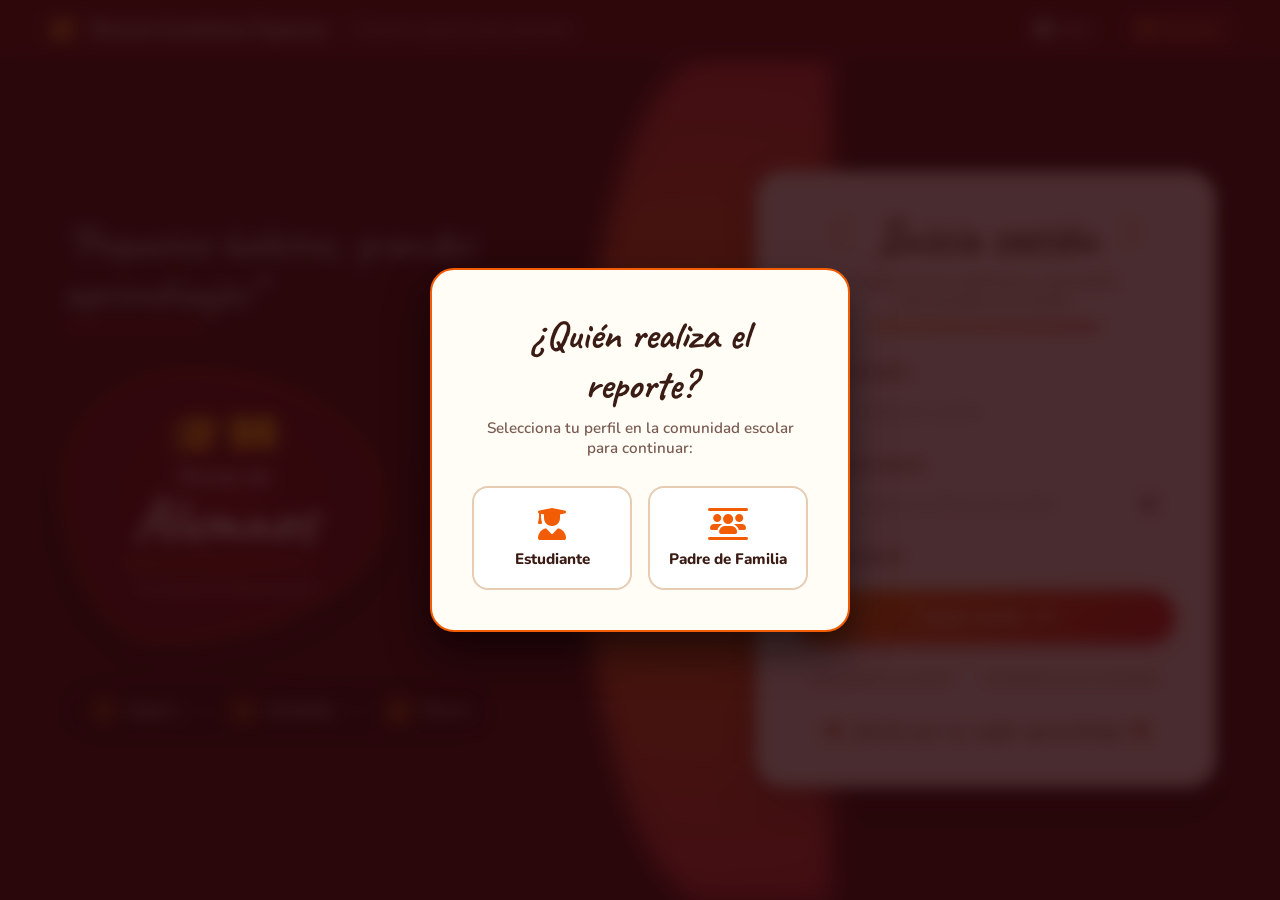
<file: estudiante_padre.html>
<!DOCTYPE html>
<html lang="es">
<head>
    <meta charset="UTF-8">
    <meta name="viewport" content="width=device-width, initial-scale=1.0">
    <title>Portal de Acceso - Entornos seguros para aprender</title>
    <link href="https://fonts.googleapis.com/css2?family=Caveat:wght@600;700&family=Nunito:wght@400;600;700;800&display=swap" rel="stylesheet">
    <link rel="stylesheet" href="https://cdnjs.cloudflare.com/ajax/libs/font-awesome/6.4.0/css/all.min.css">
    <link rel="stylesheet" href="styles2.css">
</head>
<body>

    <div id="roleModal" class="modal-overlay">
        <div class="modal-card">
            <h2>¿Quién realiza el reporte?</h2>
            <p>Selecciona tu perfil en la comunidad escolar para continuar:</p>
            <div class="role-options">
                <button type="button" class="role-btn" onclick="selectRole('estudiante')">
                    <i class="fa-solid fa-user-graduate"></i>
                    <span>Estudiante</span>
                </button>
                <button type="button" class="role-btn" onclick="selectRole('padre')">
                    <i class="fa-solid fa-users-between-lines"></i>
                    <span>Padre de Familia</span>
                </button>
            </div>
        </div>
    </div>

    <header class="top-bar">
        <div class="brand">
            <i class="fa-solid fa-graduation-cap brand-icon"></i>
            <span class="brand-title">Rosario Castellano Figueroa</span>
            <span class="divider">|</span>
            <span class="brand-subtitle">Entornos seguros para aprender</span>
        </div>
        <nav class="nav-menu">
            <a href="index.html" class="nav-item"><i class="fa-solid fa-house"></i> Inicio</a>
            <a href="#" class="nav-item active"><i class="fa-solid fa-shield-halved"></i> Reportes</a>
        </nav>
    </header>

    <main class="main-container">
        
        <div class="left-section">
            <div class="quote-container">
                <p class="quote-text">“Pequeños hábitos, grandes aprendizajes”</p>
                <div class="quote-underline"></div>
            </div>

            <div class="portal-badge">
                <div class="badge-icon">
                    <i class="fa-solid fa-graduation-cap cap-icon"></i>
                    <i class="fa-solid fa-book-open book-icon"></i>
                </div>
                <h2 class="badge-sub">Portal de</h2>
                <h1 class="badge-title" id="badgeRoleTitle">Alumnos</h1>
                <div class="badge-line"></div>
                <p class="badge-footer">Tu acceso al conocimiento</p>
            </div>

            <div class="bottom-features">
                <div class="feature-box">
                    <div class="feature-icon"><i class="fa-solid fa-shield-halved"></i></div>
                    <span>Seguro</span>
                </div>
                <div class="feature-divider"></div>
                <div class="feature-box">
                    <div class="feature-icon"><i class="fa-solid fa-bullseye"></i></div>
                    <span>Confiable</span>
                </div>
                <div class="feature-divider"></div>
                <div class="feature-box">
                    <div class="feature-icon"><i class="fa-solid fa-user-group"></i></div>
                    <span>Para ti</span>
                </div>
            </div>
        </div>

        <div class="wave-shape"></div>

        <div class="right-section">
            
            <div id="loginCard" class="login-card">
                <div class="card-header">
                    <span class="sunburst left-burst"></span>
                    <h2>Inicia sesión</h2>
                    <span class="sunburst right-burst"></span>
                    <p class="card-subtitle">Ingresa con tu matrícula y contraseña<br>para acceder a tu cuenta.</p>
                    <div class="header-underline"></div>
                </div>

                <form id="loginForm">
                    <div class="form-group">
                        <label>Nombre Usuario</label>
                        <div class="input-container">
                            <div class="input-icon-box"><i class="fa-regular fa-user"></i></div>
                            <input type="text" id="userInput" placeholder="Ingresa tu usuario" required>
                        </div>
                    </div>

                    <div class="form-group">
                        <label>Número de control</label>
                        <div class="input-container">
                            <div class="input-icon-box"><i class="fa-solid fa-lock"></i></div>
                            <input type="password" id="password" placeholder="Ingresa tu Número de control" required>
                            <i class="fa-regular fa-eye toggle-password" id="togglePassword"></i>
                        </div>
                    </div>

                    <div class="form-options">
                        <label class="custom-checkbox">
                            <input type="checkbox" checked>
                            <span class="checkmark"><i class="fa-solid fa-check"></i></span>
                            Recordarme
                        </label>
                    </div>

                    <button type="submit" class="submit-btn">
                        <span>Iniciar sesión</span>
                        <i class="fa-solid fa-arrow-right"></i>
                    </button>

                    <div class="divider-text">
                        <span>¿No tienes una cuenta?</span>
                        <span>Contáctate con tu orientador</span>
                    </div>

                    <div class="footer-quote">
                        <span class="leaf-icon left-leaf">🍂</span>
                        Juntos por un mejor aprendizaje
                        <span class="leaf-icon right-leaf">🍂</span>
                    </div>
                </form>
            </div>

            <div id="reportCard" class="login-card" style="display: none;">
                <div class="card-header">
                    <span class="sunburst left-burst"></span>
                    <h2>Registro de Reporte</h2>
                    <span class="sunburst right-burst"></span>
                    <p class="card-subtitle">Ingresa la información detallada<br>para registrar el riesgo en la plataforma.</p>
                    <div class="header-underline"></div>
                </div>

                <!-- FORMULARIO CONECTADO A TU NUEVO ENDPOINT DE FORMSPREE -->
                <form id="reportForm" action="https://formspree.io/f/mjyyyzon" method="POST">
                    
                    <input type="hidden" name="Folio" id="folioFormspree">

                    <div class="form-group">
                        <label>Lugar del Riesgo</label>
                        <div class="input-container">
                            <div class="input-icon-box"><i class="fa-solid fa-location-dot"></i></div>
                            <input type="text" id="lugar" name="Lugar del Riesgo" placeholder="Ej. Escaleras principales" required>
                        </div>
                    </div>

                    <div class="form-group">
                        <label>Hora / Momento</label>
                        <div class="input-container">
                            <div class="input-icon-box"><i class="fa-regular fa-clock"></i></div>
                            <input type="time" id="hora" name="Hora" required>
                        </div>
                    </div>

                    <div class="form-group">
                        <label>Día / Fecha</label>
                        <div class="input-container">
                            <div class="input-icon-box"><i class="fa-regular fa-calendar"></i></div>
                            <input type="date" id="fecha" name="Fecha" required>
                        </div>
                    </div>

                    <div class="form-group">
                        <label>Quien lo realiza</label>
                        <div class="input-container">
                            <div class="input-icon-box"><i class="fa-regular fa-user"></i></div>
                            <input type="text" id="emisor" name="Quien realiza el reporte" placeholder="Ej. Alumno de 2°A / Padre de familia" required>
                        </div>
                    </div>

                    <div class="form-group">
                        <label>Categoría / Tipo de Riesgo</label>
                        <div class="input-container">
                            <div class="input-icon-box"><i class="fa-solid fa-triangle-exclamation"></i></div>
                            <select id="tipoRiesgo" name="Tipo de Riesgo" required style="width: 100%; border: none; outline: none; background: transparent; font-family: 'Nunito', sans-serif; font-size: 0.95rem;">
                                <option value="Caídas">Caídas</option>
                                <option value="Eléctrico">Eléctrico</option>
                                <option value="Mobiliario">Mobiliario</option>
                                <option value="Señalización">Señalización</option>
                            </select>
                        </div>
                    </div>

                    <div class="form-group">
                        <label>Descripción detallada</label>
                        <div class="input-container" style="height: auto; padding: 0.5rem 0;">
                            <div class="input-icon-box"><i class="fa-solid fa-pen"></i></div>
                            <textarea id="descripcion" name="Descripcion detallada" rows="3" placeholder="Describe la situación..." required style="width: 100%; border: none; outline: none; background: transparent; font-family: 'Nunito', sans-serif; font-size: 0.95rem; resize: none;"></textarea>
                        </div>
                    </div>

                    <button type="submit" id="submitBtn" class="submit-btn">
                        <span>Enviar Reporte</span>
                        <i class="fa-solid fa-arrow-right"></i>
                    </button>

                    <div class="footer-quote">
                        <span class="leaf-icon left-leaf">🍂</span>
                        Juntos por un mejor aprendizaje
                        <span class="leaf-icon right-leaf">🍂</span>
                    </div>
                </form>
            </div>

        </div>

    </main>

    <script src="script2.js"></script>
    <script>
        document.addEventListener('DOMContentLoaded', () => {
            const loginForm = document.getElementById('loginForm');
            if (loginForm) {
                loginForm.addEventListener('submit', (e) => {
                    e.preventDefault();
                    const userInput = document.getElementById('userInput');
                    const emisorInput = document.getElementById('emisor');
                    
                    if (userInput && emisorInput) {
                        emisorInput.value = userInput.value;
                    }
                    
                    document.getElementById('loginCard').style.display = 'none';
                    document.getElementById('reportCard').style.display = 'block';
                });
            }

            const reportForm = document.getElementById('reportForm');
            if (reportForm) {
                reportForm.addEventListener('submit', async function(e) {
                    e.preventDefault();
                    e.stopImmediatePropagation();

                    const submitBtn = document.getElementById('submitBtn') || reportForm.querySelector('button[type="submit"]');
                    if (submitBtn) {
                        submitBtn.disabled = true;
                        const span = submitBtn.querySelector('span');
                        if (span) span.innerText = 'Enviando...';
                    }

                    const folio = 'PEC-' + Math.floor(1000 + Math.random() * 9000);
                    const folioInput = document.getElementById('folioFormspree');
                    if (folioInput) folioInput.value = folio;

                    const formData = new FormData(reportForm);

                    try {
                        const response = await fetch(reportForm.action, {
                            method: 'POST',
                            body: formData,
                            headers: {
                                'Accept': 'application/json'
                            }
                        });

                        if (response.ok) {
                            alert('¡Reporte enviado exitosamente a la plataforma! Folio: ' + folio);
                            reportForm.reset();
                            document.getElementById('reportCard').style.display = 'none';
                            document.getElementById('loginCard').style.display = 'block';
                        } else {
                            alert('Ocurrió un error al enviar el reporte. Por favor intente nuevamente.');
                        }
                    } catch (error) {
                        alert('Error de conexión al enviar el reporte.');
                    } finally {
                        if (submitBtn) {
                            submitBtn.disabled = false;
                            const span = submitBtn.querySelector('span');
                            if (span) span.innerText = 'Enviar Reporte';
                        }
                    }
                });
            }
        });
    </script>
</body>
</html>
</file>
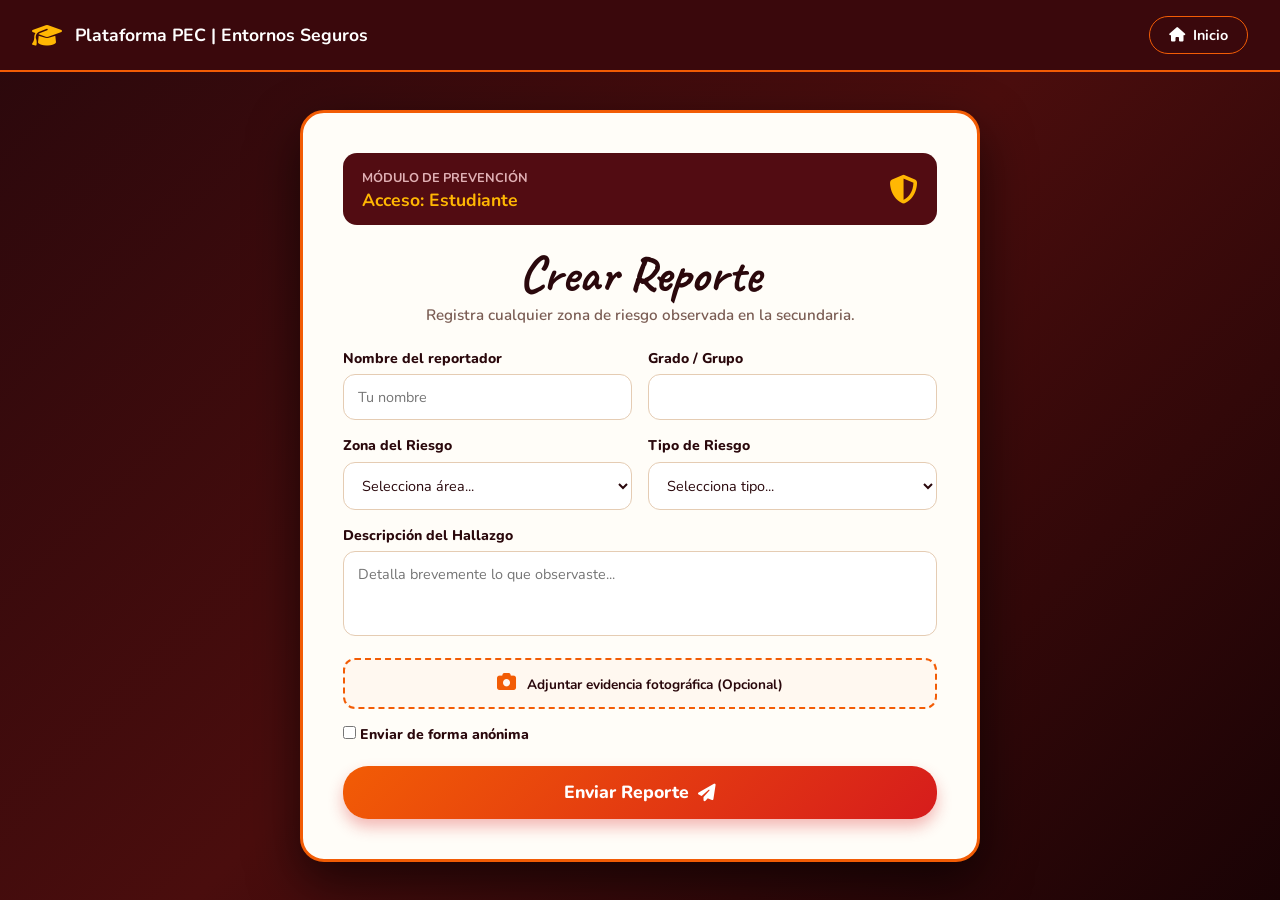
<file: formulario.html>
<!DOCTYPE html>
<html lang="es">
<head>
    <meta charset="UTF-8">
    <meta name="viewport" content="width=device-width, initial-scale=1.0">
    <title>Formulario de Reportes Comunitarios - PEC</title>
    <link href="https://fonts.googleapis.com/css2?family=Caveat:wght@600;700&family=Nunito:wght@400;600;700;800&display=swap" rel="stylesheet">
    <link rel="stylesheet" href="https://cdnjs.cloudflare.com/ajax/libs/font-awesome/6.4.0/css/all.min.css">
    <style>
        :root {
            --vino-principal: #3a080c;
            --vino-card: #520c12;
            --naranja-resaltado: #f25c05;
            --naranja-suave: #ffb703;
            --blanco-texto: #ffffff;
            --crema-caja: #fffdf8;
            --borde-suave: #e5ccb3;
            --texto-oscuro: #2a080c;
            --texto-mutado: #7a5c53;
            --font-titulo: 'Caveat', cursive;
            --font-cuerpo: 'Nunito', sans-serif;
        }

        * {
            box-sizing: border-box;
            margin: 0;
            padding: 0;
        }

        body {
            font-family: var(--font-cuerpo);
            min-height: 100vh;
            background: linear-gradient(135deg, #2a080c 0%, #4a0d0d 50%, #1a0305 100%);
            color: var(--blanco-texto);
            display: flex;
            flex-direction: column;
        }

        .header-top {
            background: var(--vino-principal);
            padding: 1rem 2rem;
            display: flex;
            justify-content: space-between;
            align-items: center;
            border-bottom: 2px solid var(--naranja-resaltado);
        }

        .header-brand {
            display: flex;
            align-items: center;
            gap: 0.8rem;
            font-size: 1.1rem;
            font-weight: 700;
        }

        .header-brand i {
            color: var(--naranja-suave);
            font-size: 1.5rem;
        }

        .btn-volver {
            background: transparent;
            border: 1.5px solid var(--naranja-resaltado);
            color: var(--blanco-texto);
            padding: 0.5rem 1.2rem;
            border-radius: 20px;
            text-decoration: none;
            font-weight: 700;
            font-size: 0.9rem;
            display: flex;
            align-items: center;
            gap: 0.5rem;
            transition: all 0.2s ease;
        }

        .btn-volver:hover {
            background: var(--naranja-resaltado);
        }

        .main-wrapper {
            flex: 1;
            display: flex;
            align-items: center;
            justify-content: center;
            padding: 2rem 1rem;
        }

        .report-card {
            background: var(--crema-caja);
            color: var(--texto-oscuro);
            width: 100%;
            max-width: 680px;
            border-radius: 24px;
            padding: 2.5rem;
            box-shadow: 0 20px 50px rgba(0,0,0,0.6);
            border: 3px solid var(--naranja-resaltado);
        }

        .banner-perfil {
            background: var(--vino-card);
            color: var(--blanco-texto);
            padding: 0.8rem 1.2rem;
            border-radius: 14px;
            display: flex;
            justify-content: space-between;
            align-items: center;
            margin-bottom: 1.5rem;
        }

        .banner-perfil span {
            font-size: 0.8rem;
            color: #e0b0b4;
            text-transform: uppercase;
            font-weight: 700;
        }

        .banner-perfil h3 {
            color: var(--naranja-suave);
            font-size: 1.1rem;
        }

        .titulo-form {
            font-family: var(--font-titulo);
            font-size: 3.2rem;
            color: var(--texto-oscuro);
            text-align: center;
            line-height: 1;
        }

        .subtitulo-form {
            text-align: center;
            color: var(--texto-mutado);
            font-size: 0.95rem;
            font-weight: 600;
            margin-top: 0.3rem;
            margin-bottom: 1.5rem;
        }

        .form-grid {
            display: grid;
            grid-template-columns: 1fr 1fr;
            gap: 1rem;
        }

        .full-row {
            grid-column: span 2;
        }

        .campo-group label {
            display: block;
            font-size: 0.88rem;
            font-weight: 800;
            margin-bottom: 0.4rem;
            color: var(--texto-oscuro);
        }

        .input-estilo, .select-estilo, .textarea-estilo {
            width: 100%;
            padding: 0.75rem 0.9rem;
            border: 1.5px solid var(--borde-suave);
            border-radius: 12px;
            font-family: var(--font-cuerpo);
            font-size: 0.9rem;
            outline: none;
            background: #ffffff;
            color: var(--texto-oscuro);
        }

        .input-estilo:focus, .select-estilo:focus, .textarea-estilo:focus {
            border-color: var(--naranja-resaltado);
            box-shadow: 0 0 0 3px rgba(242, 92, 5, 0.15);
        }

        .textarea-estilo {
            resize: none;
            height: 85px;
        }

        .caja-archivo {
            border: 2px dashed var(--naranja-resaltado);
            background: #fff8f0;
            border-radius: 12px;
            padding: 0.8rem;
            text-align: center;
            cursor: pointer;
            font-weight: 700;
            font-size: 0.85rem;
            color: var(--texto-oscuro);
        }

        .caja-archivo i {
            color: var(--naranja-resaltado);
            font-size: 1.2rem;
            margin-right: 0.4rem;
        }

        .checkbox-container {
            display: flex;
            align-items: center;
            gap: 0.5rem;
            cursor: pointer;
            font-weight: 700;
            font-size: 0.88rem;
        }

        .btn-enviar {
            width: 100%;
            padding: 0.9rem;
            border: none;
            border-radius: 25px;
            background: linear-gradient(135deg, var(--naranja-resaltado) 0%, #d61c1c 100%);
            color: var(--blanco-texto);
            font-family: var(--font-cuerpo);
            font-size: 1.1rem;
            font-weight: 800;
            cursor: pointer;
            display: flex;
            align-items: center;
            justify-content: center;
            gap: 0.6rem;
            box-shadow: 0 8px 15px rgba(214, 28, 28, 0.3);
            margin-top: 1rem;
        }

        .btn-enviar:hover {
            transform: translateY(-2px);
            box-shadow: 0 12px 20px rgba(214, 28, 28, 0.4);
        }

        .confirmacion-exito {
            display: none;
            text-align: center;
            padding: 1rem 0;
        }

        .confirmacion-exito i {
            font-size: 4rem;
            color: var(--naranja-resaltado);
            margin-bottom: 0.8rem;
        }

        @media (max-width: 600px) {
            .form-grid {
                grid-template-columns: 1fr;
            }
            .full-row {
                grid-column: span 1;
            }
        }
    </style>
</head>
<body>

    <header class="header-top">
        <div class="header-brand">
            <i class="fa-solid fa-graduation-cap"></i>
            <span>Plataforma PEC | Entornos Seguros</span>
        </div>
        <a href="index.html" class="btn-volver">
            <i class="fa-solid fa-house"></i> Inicio
        </a>
    </header>

    <main class="main-wrapper">
        <div class="report-card">
            
            <div id="vistaFormulario">
                <div class="banner-perfil">
                    <div>
                        <span>Módulo de Prevención</span>
                        <h3 id="txtRol">Cargando perfil...</h3>
                    </div>
                    <i class="fa-solid fa-shield-halved" style="font-size: 1.8rem; color: var(--naranja-suave);"></i>
                </div>

                <h1 class="titulo-form">Crear Reporte</h1>
                <p class="subtitulo-form">Registra cualquier zona de riesgo observada en la secundaria.</p>

                <form id="formularioReporte">
                    <div class="form-grid">
                        
                        <div class="campo-group">
                            <label>Nombre del reportador</label>
                            <input type="text" id="campoNombre" class="input-estilo" placeholder="Tu nombre" required>
                        </div>

                        <div class="campo-group">
                            <label>Grado / Grupo </label>
                            <input type="text" id="campoGradoRol" class="input-estilo" placeholder=" " required>
                        </div>

                        <div class="campo-group">
                            <label>Zona del Riesgo</label>
                            <select id="campoZona" class="select-estilo" required>
                                <option value="">Selecciona área...</option>
                                <option value="Escaleras Principales">Escaleras Principales</option>
                                <option value="Laboratorio de Ciencias">Laboratorio de Ciencias</option>
                                <option value="Pasillos Edificio A">Pasillos Edificio A</option>
                                <option value="Canchas Deportivas">Canchas Deportivas</option>
                                <option value="Zona de Talleres">Zona de Talleres</option>
                                <option value="Patio Central">Patio Central</option>
                            </select>
                        </div>

                        <div class="campo-group">
                            <label>Tipo de Riesgo</label>
                            <select id="campoTipo" class="select-estilo" required>
                                <option value="">Selecciona tipo...</option>
                                <option value="Caídas">Tropiezos o Caídas</option>
                                <option value="Eléctrico">Riesgo Eléctrico</option>
                                <option value="Mobiliario">Mobiliario Dañado</option>
                                <option value="Señalización">Falta de Señalización</option>
                            </select>
                        </div>

                        <div class="campo-group full-row">
                            <label>Descripción del Hallazgo</label>
                            <textarea id="campoDescripcion" class="textarea-estilo" placeholder="Detalla brevemente lo que observaste..." required></textarea>
                        </div>

                        <div class="campo-group full-row">
                            <div class="caja-archivo" onclick="document.getElementById('inputFoto').click()">
                                <i class="fa-solid fa-camera"></i>
                                <span id="txtArchivo">Adjuntar evidencia fotográfica (Opcional)</span>
                                <input type="file" id="inputFoto" accept="image/*" style="display: none;" onchange="actualizarNombreArchivo(this)">
                            </div>
                        </div>

                        <div class="campo-group full-row">
                            <label class="checkbox-container">
                                <input type="checkbox" id="checkAnonimo" onchange="marcarAnonimo(this)">
                                Enviar de forma anónima
                            </label>
                        </div>

                    </div>

                    <button type="submit" class="btn-enviar">
                        <span>Enviar Reporte</span>
                        <i class="fa-solid fa-paper-plane"></i>
                    </button>
                </form>
            </div>

            <div id="vistaExito" class="confirmacion-exito">
                <i class="fa-solid fa-circle-check"></i>
                <h2 style="font-family: var(--font-titulo); font-size: 3.2rem; color: var(--texto-oscuro);">¡Reporte Enviado!</h2>
                <p style="color: var(--texto-mutado); font-size: 0.95rem; font-weight: 600; margin: 0.5rem 0 1.5rem;">
                    Tu registro se ha canalizado exitosamente al comité de seguridad del PEC.
                </p>
                <div style="background: #fdecdb; padding: 0.8rem 1.5rem; border-radius: 14px; display: inline-block; margin-bottom: 1.5rem;">
                    <strong>Folio:</strong> <span id="numFolio" style="color: var(--vino-card); font-weight: 800;">#PEC-0000</span>
                </div>
                <br>
                <a href="index.html" class="btn-enviar" style="text-decoration: none;">
                    <span>Volver al Inicio</span>
                    <i class="fa-solid fa-arrow-right"></i>
                </a>
            </div>

        </div>
    </main>

    <script>
        document.addEventListener('DOMContentLoaded', () => {
            const rolGuardado = localStorage.getItem('userRole') || 'estudiante';
            const txtRol = document.getElementById('txtRol');
            
            if (rolGuardado === 'padre') {
                txtRol.textContent = 'Acceso: Padre de Familia';
            } else {
                txtRol.textContent = 'Acceso: Estudiante';
            }

            const form = document.getElementById('formularioReporte');
            form.addEventListener('submit', (e) => {
                e.preventDefault();
                
                const numFolio = 'PEC-' + Math.floor(1000 + Math.random() * 9000);
                const hoy = new Date();
                const fechaFormateada = hoy.toISOString().split('T')[0];
                const horaFormateada = hoy.toLocaleTimeString([], { hour: '2-digit', minute: '2-digit' });

                const nuevoReporte = {
                    folio: numFolio,
                    lugar: document.getElementById('campoZona').value,
                    momento: horaFormateada,
                    dia: fechaFormateada,
                    emisor: document.getElementById('campoNombre').value + ' (' + document.getElementById('campoGradoRol').value + ')',
                    tipo: document.getElementById('campoTipo').value,
                    descripcion: document.getElementById('campoDescripcion').value,
                    estado: 'Pendiente'
                };

                let reportesGuardados = JSON.parse(localStorage.getItem('pec_reportes')) || [];
                reportesGuardados.push(nuevoReporte);
                localStorage.setItem('pec_reportes', JSON.stringify(reportesGuardados));

                document.getElementById('numFolio').textContent = '#' + numFolio;
                document.getElementById('vistaFormulario').style.display = 'none';
                document.getElementById('vistaExito').style.display = 'block';
            });
        });

        function actualizarNombreArchivo(input) {
            const txt = document.getElementById('txtArchivo');
            if (input.files && input.files[0]) {
                txt.textContent = "Foto: " + input.files[0].name;
            }
        }

        function marcarAnonimo(checkbox) {
            const campoNombre = document.getElementById('campoNombre');
            if (checkbox.checked) {
                campoNombre.value = 'Anónimo';
                campoNombre.disabled = true;
            } else {
                campoNombre.value = '';
                campoNombre.disabled = false;
            }
        }
    </script>
</body>
</html>
</file>
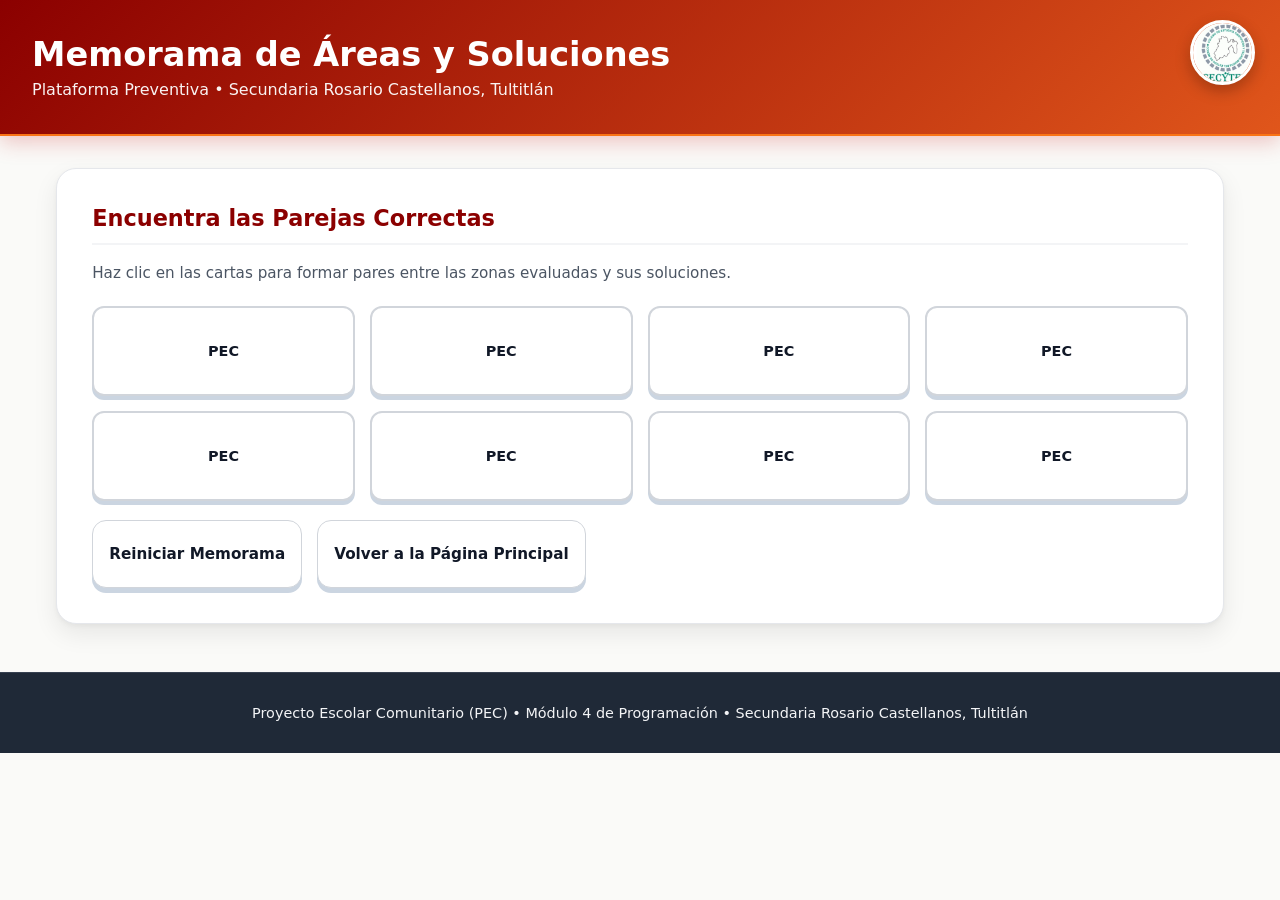
<file: memorama.html>
<!DOCTYPE html>
<html lang="es">
<head>
    <meta charset="UTF-8">
    <meta name="viewport" content="width=device-width, initial-scale=1.0">
    <title>Memorama de Prevención - PEC</title>
    <link rel="stylesheet" href="estilos.css">
</head>
<body>

    <img src="cecytem.png" alt="Logo Institucional" class="logo-flotante">

    <header>
        <div class="header-content">
            <div class="brand">
                <h1>Memorama de Áreas y Soluciones</h1>
                <p>Plataforma Preventiva &bull; Secundaria Rosario Castellanos, Tultitlán</p>
            </div>
        </div>
    </header>

    <div class="container" style="margin-top: 2rem;">
        <div class="card-3d">
            <div class="card-title">Encuentra las Parejas Correctas</div>
            <p class="subtexto">Haz clic en las cartas para formar pares entre las zonas evaluadas y sus soluciones.</p>
            <div id="memorama-grid" class="memorama-board"></div>
            <div id="memorama-mensaje" class="diag-box" style="margin-top: 1.5rem; display: none;"></div>
            <br>
            <button class="btn-3d zone-btn" onclick="cargarMemorama()" style="width: auto; margin-right: 10px;">Reiniciar Memorama</button>
            <a href="index.html" class="btn-3d zone-btn" style="width: auto;">Volver a la Página Principal</a>
        </div>
    </div>

    <footer>
        Proyecto Escolar Comunitario (PEC) &bull; Módulo 4 de Programación &bull; Secundaria Rosario Castellanos, Tultitlán
    </footer>

    <script>
const memoramaDatos = [
    { id: 1, texto: "Escaleras" },
    { id: 1, texto: "Escaleras" },
    { id: 2, texto: "Laboratorio" },
    { id: 2, texto: "Laboratorio" },
    { id: 3, texto: "Canchas" },
    { id: 3, texto: "Canchas" },
    { id: 4, texto: "Talleres" },
    { id: 4, texto: "Talleres" }
];

let cartasSeleccionadas = [];
let aciertosMemorama = 0;
let bloqueado = false;

function cargarMemorama() {
    const board = document.getElementById('memorama-grid');
    const msg = document.getElementById('memorama-mensaje');
    board.innerHTML = '';
    msg.style.display = 'none';
    cartasSeleccionadas = [];
    aciertosMemorama = 0;
    bloqueado = false;

    let cartas = [...memoramaDatos].sort(() => Math.random() - 0.5);

    cartas.forEach((card) => {
        const div = document.createElement('div');
        div.className = 'memo-card';
        div.dataset.id = card.id;
        div.dataset.text = card.texto;
        div.innerText = 'PEC';
        div.onclick = () => voltearCarta(div);
        board.appendChild(div);
    });
}

function voltearCarta(card) {
    if (bloqueado || card === cartasSeleccionadas[0] || card.classList.contains('matched')) return;

    card.classList.add('flipped');
    card.innerText = card.dataset.text;
    cartasSeleccionadas.push(card);

    if (cartasSeleccionadas.length === 2) {
        bloqueado = true;
        comprobarPareja();
    }
}

function comprobarPareja() {
    const c1 = cartasSeleccionadas[0];
    const c2 = cartasSeleccionadas[1];

    if (c1.dataset.id === c2.dataset.id) {
        c1.classList.add('matched');
        c2.classList.add('matched');
        cartasSeleccionadas = [];
        bloqueado = false;
        aciertosMemorama++;

        if (aciertosMemorama === memoramaDatos.length / 2) {
            const msg = document.getElementById('memorama-mensaje');
            msg.style.display = 'block';
            msg.innerHTML = '<strong style="color: var(--verde-seguro); font-size: 1.1rem;">¡Excelente! Has emparejado todos los sectores con sus soluciones.</strong>';
        }
    } else {
        setTimeout(() => {
            c1.classList.remove('flipped');
            c2.classList.remove('flipped');
            c1.innerText = 'PEC';
            c2.innerText = 'PEC';
            cartasSeleccionadas = [];
            bloqueado = false;
        }, 1000);
    }
}

window.onload = cargarMemorama;
    </script>
</body>
</html>
</file>
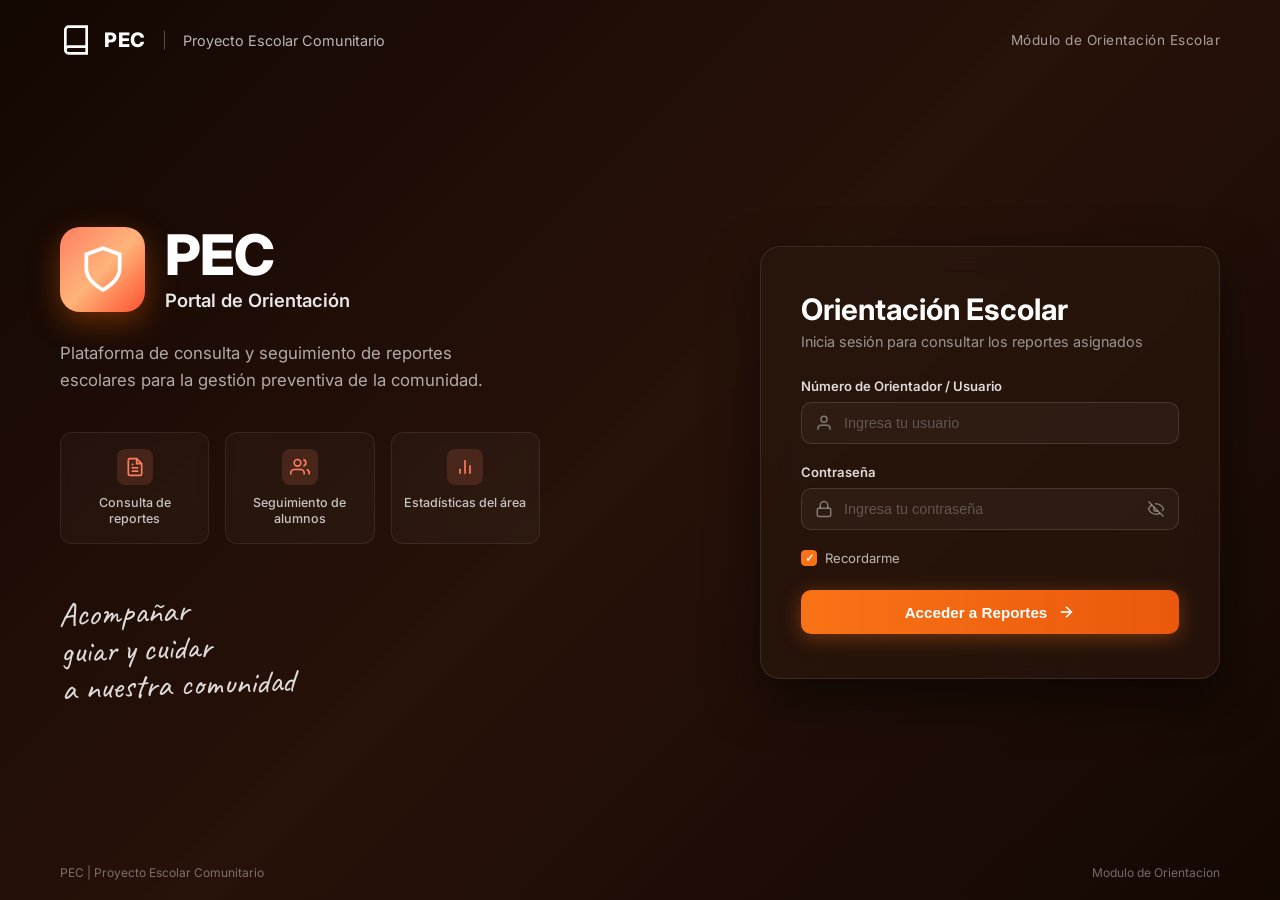
<file: orientador_login.html>
<!DOCTYPE html>
<html lang="es">
<head>
    <meta charset="UTF-8">
    <meta name="viewport" content="width=device-width, initial-scale=1.0">
    <title>PEC - Módulo de Orientación Escolar</title>
    <link rel="stylesheet" href="orientador_login.css">
</head>
<body>

    <div class="background-overlay"></div>

    <header>
        <div class="brand-logo">
            <svg viewBox="0 0 24 24" fill="none" stroke="currentColor" stroke-width="2">
                <path d="M4 19.5A2.5 2.5 0 0 1 6.5 17H20"></path>
                <path d="M6.5 2H20v20H6.5A2.5 2.5 0 0 1 4 19.5v-15A2.5 2.5 0 0 1 6.5 2z"></path>
            </svg>
            <span class="brand-title">PEC</span>
            <span class="brand-divider">|</span>
            <span class="brand-subtitle">Proyecto Escolar Comunitario</span>
        </div>
        <div class="nav-tagline">
            Módulo de Orientación Escolar
        </div>
    </header>

    <main>
        <section class="hero-section">
            <div class="hero-logo-box">
                <div class="hero-icon">
                    <svg viewBox="0 0 24 24" fill="none" stroke="currentColor" stroke-width="1.8">
                        <path d="M12 22s8-4 8-10V5l-8-3-8 3v7c0 6 8 10 8 10z"></path>
                    </svg>
                </div>
                <div class="hero-brand-text">
                    <h1 class="hero-title">PEC</h1>
                    <span class="hero-subtitle-main">Portal de Orientación</span>
                </div>
            </div>

            <p class="hero-description">
                Plataforma de consulta y seguimiento de reportes escolares para la gestión preventiva de la comunidad.
            </p>

            <div class="features-grid">
                <div class="feature-card">
                    <div class="feature-icon-wrapper">
                        <svg viewBox="0 0 24 24" fill="none" stroke="currentColor" stroke-width="2">
                            <path d="M14 2H6a2 2 0 0 0-2 2v16a2 2 0 0 0 2 2h12a2 2 0 0 0 2-2V8z"></path>
                            <polyline points="14 2 14 8 20 8"></polyline>
                            <line x1="16" y1="13" x2="8" y2="13"></line>
                            <line x1="16" y1="17" x2="8" y2="17"></line>
                            <polyline points="10 9 9 9 8 9"></polyline>
                        </svg>
                    </div>
                    <span class="feature-text">Consulta de reportes</span>
                </div>

                <div class="feature-card">
                    <div class="feature-icon-wrapper">
                        <svg viewBox="0 0 24 24" fill="none" stroke="currentColor" stroke-width="2">
                            <path d="M17 21v-2a4 4 0 0 0-4-4H5a4 4 0 0 0-4 4v2"></path>
                            <circle cx="9" cy="7" r="4"></circle>
                            <path d="M23 21v-2a4 4 0 0 0-3-3.87"></path>
                            <path d="M16 3.13a4 4 0 0 1 0 7.75"></path>
                        </svg>
                    </div>
                    <span class="feature-text">Seguimiento de alumnos</span>
                </div>

                <div class="feature-card">
                    <div class="feature-icon-wrapper">
                        <svg viewBox="0 0 24 24" fill="none" stroke="currentColor" stroke-width="2">
                            <line x1="18" y1="20" x2="18" y2="10"></line>
                            <line x1="12" y1="20" x2="12" y2="4"></line>
                            <line x1="6" y1="20" x2="6" y2="14"></line>
                        </svg>
                    </div>
                    <span class="feature-text">Estadísticas del área</span>
                </div>
            </div>

            <div class="handwritten-quote">
                Acompañar<br>
                guiar y cuidar<br>
                a nuestra comunidad
            </div>
        </section>

        <section class="login-card">
            <div class="login-header">
                <h2 class="welcome-title">Orientación Escolar</h2>
                <p class="welcome-subtitle">Inicia sesión para consultar los reportes asignados</p>
            </div>

            <form id="orientadorLoginForm">
                <div class="form-group">
                    <label class="form-label">Número de Orientador / Usuario</label>
                    <div class="input-wrapper">
                        <span class="input-icon-left">
                            <svg viewBox="0 0 24 24" fill="none" stroke="currentColor" stroke-width="2">
                                <path d="M20 21v-2a4 4 0 0 0-4-4H8a4 4 0 0 0-4 4v2"></path>
                                <circle cx="12" cy="7" r="4"></circle>
                            </svg>
                        </span>
                        <input type="text" id="usuarioOri" class="form-input" placeholder="Ingresa tu usuario" required>
                    </div>
                </div>

                <div class="form-group">
                    <label class="form-label">Contraseña</label>
                    <div class="input-wrapper">
                        <span class="input-icon-left">
                            <svg viewBox="0 0 24 24" fill="none" stroke="currentColor" stroke-width="2">
                                <rect x="3" y="11" width="18" height="11" rx="2" ry="2"></rect>
                                <path d="M7 11V7a5 5 0 0 1 10 0v4"></path>
                            </svg>
                        </span>
                        <input type="password" id="passwordOri" class="form-input" placeholder="Ingresa tu contraseña" required>
                        <span class="input-icon-right" id="togglePassword">
                            <svg id="eyeIcon" viewBox="0 0 24 24" fill="none" stroke="currentColor" stroke-width="2">
                                <path d="M9.88 9.88a3 3 0 1 0 4.24 4.24"></path>
                                <path d="M10.73 5.08A10.43 10.43 0 0 1 12 5c7 0 10 7 10 7a13.16 13.16 0 0 1-1.67 2.68"></path>
                                <path d="M6.61 6.61A13.52 13.52 0 0 0 2 12s3 7 10 7a9.74 9.74 0 0 0 5.39-1.61"></path>
                                <line x1="2" y1="2" x2="22" y2="22"></line>
                            </svg>
                        </span>
                    </div>
                </div>

                <div class="options-row">
                    <label class="remember-checkbox">
                        <input type="checkbox" id="remember" checked>
                        <span>Recordarme</span>
                    </label>
                </div>

                <button type="submit" class="btn-submit">
                    <span>Acceder a Reportes</span>
                    <svg width="18" height="18" viewBox="0 0 24 24" fill="none" stroke="currentColor" stroke-width="2.2">
                        <line x1="5" y1="12" x2="19" y2="12"></line>
                        <polyline points="12 5 19 12 12 19"></polyline>
                    </svg>
                </button>
            </form>
        </section>
    </main>

    <footer>
        <div class="footer-left">PEC | Proyecto Escolar Comunitario</div>
        <div class="footer-right">Modulo de Orientacion</div>
    </footer>

    <script src="orientador_login.js"></script>
</body>
</html>
</file>
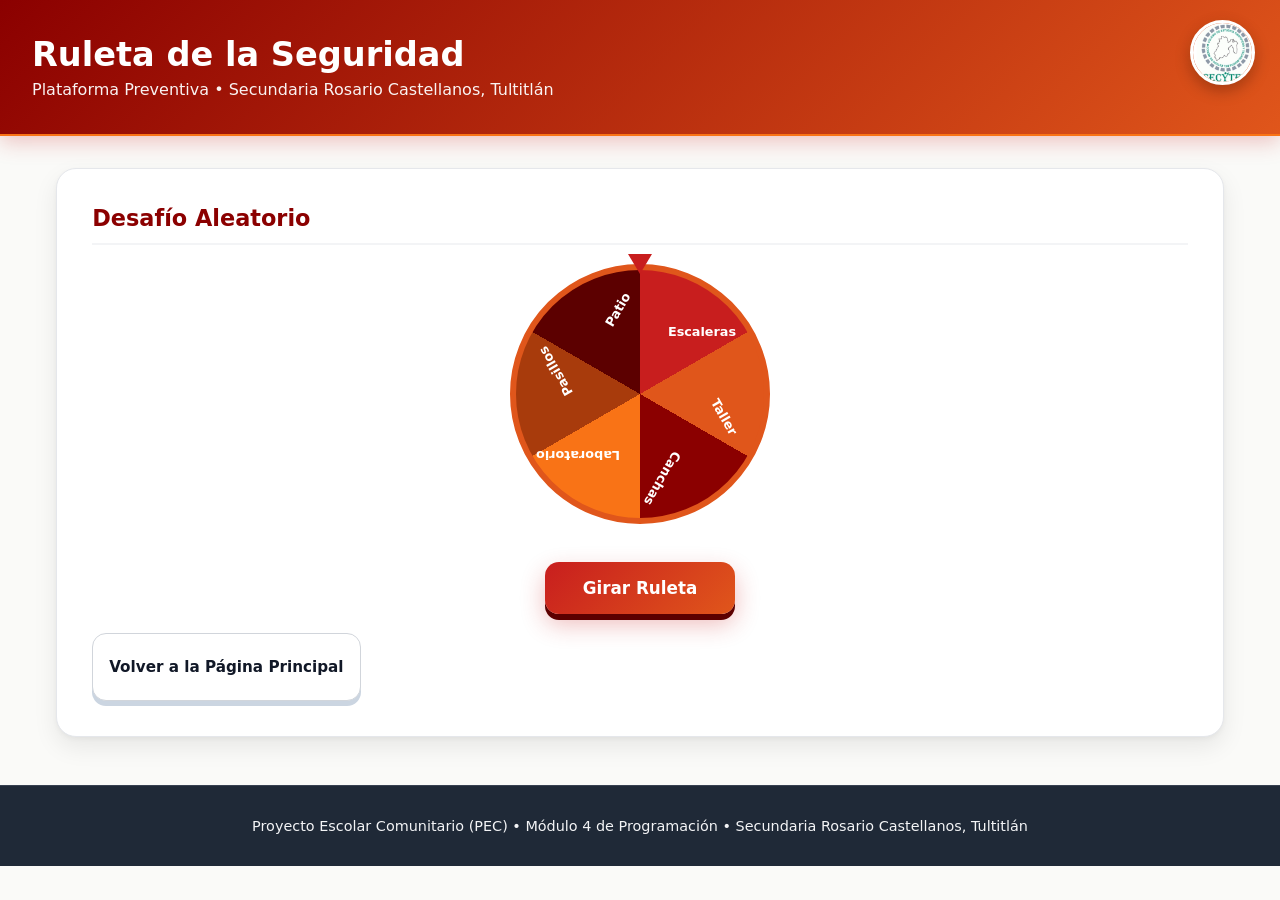
<file: ruleta.html>
<!DOCTYPE html>
<html lang="es">
<head>
    <meta charset="UTF-8">
    <meta name="viewport" content="width=device-width, initial-scale=1.0">
    <title>Ruleta de la Seguridad - PEC</title>
    <link rel="stylesheet" href="estilos.css">
</head>
<body>

    <img src="cecytem.png" alt="Logo Institucional" class="logo-flotante">

    <header>
        <div class="header-content">
            <div class="brand">
                <h1>Ruleta de la Seguridad</h1>
                <p>Plataforma Preventiva &bull; Secundaria Rosario Castellanos, Tultitlán</p>
            </div>
        </div>
    </header>

    <div class="container" style="margin-top: 2rem;">
        <div class="card-3d">
            <div class="card-title">Desafío Aleatorio</div>
            <div style="text-align: center;">
                <div class="ruleta-wrapper">
                    <div class="ruleta-indicador"></div>
                    <div id="ruleta-disco" class="ruleta-wheel">
                        <div class="ruleta-segment" style="transform: rotate(0deg);">Escaleras</div>
                        <div class="ruleta-segment" style="transform: rotate(60deg);">Taller</div>
                        <div class="ruleta-segment" style="transform: rotate(120deg);">Canchas</div>
                        <div class="ruleta-segment" style="transform: rotate(180deg);">Laboratorio</div>
                        <div class="ruleta-segment" style="transform: rotate(240deg);">Pasillos</div>
                        <div class="ruleta-segment" style="transform: rotate(300deg);">Patio</div>
                    </div>
                </div>
                <br><br>
                <button id="btn-girar-ruleta" class="btn-3d btn-hero" onclick="girarRuleta()">Girar Ruleta</button>
            </div>
            <div id="ruleta-resultado" class="diag-box" style="margin-top: 2rem; display: none;"></div>
            <br>
            <a href="index.html" class="btn-3d zone-btn" style="width: auto;">Volver a la Página Principal</a>
        </div>
    </div>

    <footer>
        Proyecto Escolar Comunitario (PEC) &bull; Módulo 4 de Programación &bull; Secundaria Rosario Castellanos, Tultitlán
    </footer>

    <script>
        let enGiro = false;
        let rotacionActual = 0;

        const bancoPreguntas = {
            "Escaleras": [
                { pregunta: "¿Qué riesgo presenta el área de Escaleras Principales?", opciones: ["Laminado antideslizante desgastado", "Falta de iluminación completa", "Goteras constantes"], correcta: 0 },
                { pregunta: "¿Cómo se debe transitar por las escaleras escolares?", opciones: ["Corriendo para llegar rápido", "Usando el pasamanos y caminando por la derecha", "Saltando de dos en dos escalones"], correcta: 1 },
                { pregunta: "¿Qué elemento falta si los escalones resbalan con agua?", opciones: ["Cinta o banda antiderrapante", "Pintura brillante", "Cera protectora"], correcta: 0 },
                { pregunta: "¿Cuál es la norma de evacuación en escaleras durante un sismo?", opciones: ["Bajar corriendo sin mirar", "No empujar, no correr, no gritar", "Empujar a los de adelante para salir"], correcta: 1 },
                { pregunta: "¿Qué objeto no debe dejarse nunca en los escalones?", opciones: ["Mochilas o botellas de agua", "Cinta de señalización", "Pasamanos"], correcta: 0 },
                { pregunta: "¿Qué hacer si el pasamanos de una escalera está flojo?", opciones: ["Usarlo con fuerza", "Reportarlo al módulo de prevención", "Ignorarlo"], correcta: 1 },
                { pregunta: "¿Cuál es la iluminación adecuada para una escalera de emergencia?", opciones: ["Sin luces", "Lámparas con respaldo de batería", "Velas"], correcta: 1 },
                { pregunta: "¿Por qué no se debe usar el celular al subir o bajar escaleras?", opciones: ["Distrae la vista y causa caídas", "Gasta batería", "Afecta la señal"], correcta: 0 },
                { pregunta: "¿Qué tipo de calzado ayuda a prevenir caídas en las escaleras?", opciones: ["Suela lisa", "Suela antideslizante con agarre", "Mocasines resbalosos"], correcta: 1 },
                { pregunta: "¿Cuál es la función del descanso en las escaleras largas?", opciones: ["Para acumular mochilas", "Punto de pausa y reducción de fatiga", "Área de juegos"], correcta: 1 }
            ],
            "Taller": [
                { pregunta: "¿Qué acción de seguridad se implementa en la Zona de Talleres?", opciones: ["Dejar herramientas en el suelo", "Marcaje de líneas amarillas en piso", "Cerrar el área"], correcta: 1 },
                { pregunta: "¿Qué equipo de protección personal (EPP) se usa al cortar madera o metal?", opciones: ["Gafas de seguridad o careta", "Audífonos de música", "Guantes de tela suave"], correcta: 0 },
                { pregunta: "¿Dónde deben guardarse las herramientas punzocortantes?", opciones: ["En mesas de trabajo libres", "En tableros organizados y cerrados", "En el suelo del taller"], correcta: 1 },
                { pregunta: "¿Qué señalización indica peligro de maquinaria en movimiento?", opciones: ["Color azul", "Color amarillo con negro", "Color verde"], correcta: 1 },
                { pregunta: "¿Qué se debe hacer si una máquina emite un sonido extraño?", opciones: ["Seguir usándola", "Apagarla e informar al profesor", "Aumentar la velocidad"], correcta: 1 },
                { pregunta: "¿Qué tipo de extintor debe estar cerca de un taller eléctrico o mecánico?", opciones: ["Extintor tipo CO2 o PQS", "Cubeta con agua", "Extintor de vapor"], correcta: 0 },
                { pregunta: "¿Por qué no se deben usar prendas sueltas o bufandas en el taller?", opciones: ["Se ensucian rápido", "Pueden ser atrapadas por máquinas rotativas", "Dan mucho calor"], correcta: 1 },
                { pregunta: "¿Cuál es la norma antes de limpiar una máquina eléctrica?", opciones: ["Lavarla con agua encendida", "Desconectarla de la corriente eléctrica", "Limpiarla mientras funciona"], correcta: 1 },
                { pregunta: "¿Qué recipiente se usa para trapos impregnados de aceite o grasa?", opciones: ["Contenedor metálico cerrado con tapa", "Bote de basura de papel", "Dejarlos en la ventana"], correcta: 0 },
                { pregunta: "¿Qué distancia mínima de seguridad debe haber alrededor de una máquina pesada?", opciones: ["1 metro delimitado con pintura de tráfico", "Sin distancia", "10 metros"], correcta: 0 }
            ],
            "Canchas": [
                { pregunta: "¿Cómo se previenen golpes en los postes de la techumbre?", opciones: ["Pintando el poste de verde", "Colocando recubrimientos de espuma", "Quitando los postes"], correcta: 1 },
                { pregunta: "¿Qué revisión requiere el piso de la cancha de básquetbol/fútbol?", opciones: ["Verificar que no tenga grietas o desniveles peligrosos", "Pintarlo diariamente", "Echarle agua"], correcta: 0 },
                { pregunta: "¿Qué hacer si la red de la portería o canasta está rota o desprendida?", opciones: ["Avisar para su reparación antes de jugar", "Amarra con rafia floja", "Ignorarlo"], correcta: 0 },
                { pregunta: "¿Por qué se evita jugar en la cancha mientras está lloviendo?", opciones: ["El suelo húmedo provoca resbalones graves", "Para no mojar el balón", "Porque se borran las líneas"], correcta: 0 },
                { pregunta: "¿Qué protección deben llevar las lámparas en áreas deportivas?", opciones: ["Protección de rejilla metálica anti-impactos", "Cubiertas de plástico delgado", "Ninguna protección"], correcta: 0 },
                { pregunta: "¿Cuál es la acción recomendada si un balón queda atrapado en la estructura alta?", opciones: ["Lanzar piedras para bajarlo", "Pedir asistencia con escalera adecuada", "Trepar por las vigas"], correcta: 1 },
                { pregunta: "¿Qué hábito evita torceduras de tobillo en la cancha?", opciones: ["Jugar con calzado deportivo sujetado", "Jugar descalzo o en chancletas", "Usar agujetas desatadas"], correcta: 0 },
                { pregunta: "¿Por qué deben estar libres las orillas del terreno de juego?", opciones: ["Para evitar colisiones contra muros u objetos", "Para colocar puestos de comida", "Para guardar mochilas"], correcta: 0 },
                { pregunta: "¿Cómo debe ser el drenaje de las canchas al aire libre?", opciones: ["Rejillas niveladas al ras del piso", "Zanjas abiertas sin tapa", "Tubos sobre el nivel del suelo"], correcta: 0 },
                { pregunta: "¿Qué se debe revisar en las gradas o bancas del patio deportivo?", opciones: ["Estructura firme sin astillas ni oxidaciones salientes", "Que sean de color brillante", "Que tengan almohadones"], correcta: 0 }
            ],
            "Laboratorio": [
                { pregunta: "¿Cuál es el riesgo principal identificado en el Laboratorio de Ciencias?", opciones: ["Piso de madera roto", "Contactos eléctricos a baja altura cerca de agua", "Ventanas sin cristal"], correcta: 1 },
                { pregunta: "¿Qué elemento es indispensable tener visible y accesible en el laboratorio?", opciones: ["Extintor y botiquín de primeros auxilios", "Un reproductor de música", "Comida rápida"], correcta: 0 },
                { pregunta: "¿Cuál es la regla fundamental sobre sustancias químicas?", opciones: ["Probarlas para ver su sabor", "Etiquetar e identificar todos los frascos", "Mezclarlas al azar"], correcta: 1 },
                { pregunta: "¿Qué vestimenta es obligatoria al manipular reactivos?", opciones: ["Bata de laboratorio de algodón, zapato cerrado", "Ropa deportiva corta", "Sandalias"], correcta: 0 },
                { pregunta: "¿Qué hacer en caso de un derrame de sustancia química en la piel?", opciones: ["Lavar con abundante agua en la regadera de emergencia o lavaojos", "Secar con un trapo seco", "Esperar a terminar la clase"], correcta: 0 },
                { pregunta: "¿Está permitido consumir alimentos o bebidas en el laboratorio?", opciones: ["No, por riesgo de contaminación por químicos", "Sí, si se limpia la mesa", "Solo golosinas"], correcta: 0 },
                { pregunta: "¿Cómo se transportan los tubos de ensayo de cristal?", opciones: ["En las manos corriendo", "Utilizando gradillas o soportes para tubo", "En las bolsas del pantalón"], correcta: 1 },
                { pregunta: "¿Qué tipo de ventilación requiere el área de experimentos volátiles?", opciones: ["Campana de extracción de gases", "Ventilador de mesa dirigido a las personas", "Mantener cerrado el cuarto"], correcta: 0 },
                { pregunta: "¿Cómo deben manipularse los objetos de vidrio calientes?", opciones: ["Con guantes térmicos o pinzas para crisol", "Con la mano descubierta rápidamente", "Con un papel húmedo"], correcta: 0 },
                { pregunta: "¿Dónde se deben desechar las agujas, vidrios rotos o reactivos peligrosos?", opciones: ["En los contenedores especiales marcados según la norma", "En la papelera común de basura", "En el drenaje del lavabo"], correcta: 0 }
            ],
            "Pasillos": [
                { pregunta: "¿Cómo mantener libres los pasillos del Edificio A?", opciones: ["Delimitar zonas para mochilas", "Prohibir el paso de alumnos", "Eliminar las bancas"], correcta: 0 },
                { pregunta: "¿Qué peligro representan los cables tirados a lo largo de un pasillo?", opciones: ["Riesgo de tropiezo e interrupción de la vía", "Ningún peligro", "Sirven de adorno"], correcta: 0 },
                { pregunta: "¿Qué dirección se sugiere tomar en pasillos concurridos?", opciones: ["Transitar por la derecha en orden", "Caminar en zigzag", "Ir en sentido contrario al flujo"], correcta: 0 },
                { pregunta: "¿Qué iluminación debe permanecer activa en pasillos interiores?", opciones: ["Luces fijas y lámparas de emergencia", "Luces de discoteca", "Sin iluminación"], correcta: 0 },
                { pregunta: "¿Por qué no deben abrirse las puertas del aula bruscamente hacia el pasillo?", opciones: ["Pueden golpear a alguien que va transitando", "Para no hacer ruido", "Se rompen las chapas"], correcta: 0 },
                { pregunta: "¿Cómo deben colocarse las carpetas de basura en pasillos?", opciones: ["Pegadas a los muros sin obstruir la circulación", "A la mitad del paso", "Enfrente de las puertas"], correcta: 0 },
                { pregunta: "¿Qué extintor debe ubicarse en los pasillos principales?", opciones: ["Extintor PQS señalado a 1.5 metros de altura", "Extintor guardado en bodega", "Extintor de juguete"], correcta: 0 },
                { pregunta: "¿Qué señal de evacuación debe colocarse en las esquinas de los pasillos?", opciones: ["Flecha verde con ruta de evacuación", "Anuncio publicitario", "Señal de silencio"], correcta: 0 },
                { pregunta: "¿Qué hacer si un vitral o ventana del pasillo está fisurado?", opciones: ["Colocar cinta de aislamiento y reportar inmediatamente", "Tocar el vidrio", "Ignorarlo"], correcta: 0 },
                { pregunta: "¿Qué altura mínima debe haber libre de objetos colgantes en pasillos?", opciones: ["2.10 metros para evitar golpes en la cabeza", "1.50 metros", "Cualquier altura"], correcta: 0 }
            ],
            "Patio": [
                { pregunta: "¿Qué solución requiere el desnivel en el Patio Central?", opciones: ["Colocar una rampa de madera", "Nivelación con mezcla epóxica o rampa reglamentaria", "Cercar el área"], correcta: 1 },
                { pregunta: "¿Qué punto del patio debe identificarse como el más seguro ante un sismo?", opciones: ["Zona de menor riesgo o Punto de Reunión", "Debajo de las cornisas", "Junto a los árboles secos"], correcta: 0 },
                { pregunta: "¿Qué cuidado requieren las coladeras del patio central?", opciones: ["Tapas metálicas firmes y sin aberturas grandes", "Dejarlas destapadas para que fluya el agua", "Cubrir con cartón"], correcta: 0 },
                { pregunta: "¿Qué medida se aplica a los árboles frondosos en el patio?", opciones: ["Poda preventiva de ramas secas o con riesgo de caída", "Cortarlos todos", "Pintar las hojas"], correcta: 0 },
                { pregunta: "¿Qué señalización se requiere si hay obras o reparaciones en el patio?", opciones: ["Cinta precautoria color amarillo/rojo", "Ninguna señal", "Una bandera blanca"], correcta: 0 },
                { pregunta: "¿Por qué se evita el uso de cerámicas lisas en patios al aire libre?", opciones: ["Se vuelven extremadamente resbalosas con la lluvia", "Son costosas", "Son frías"], correcta: 0 },
                { pregunta: "¿Qué debe instalarse en las zonas expuestas al sol intenso?", opciones: ["Velarias o mallas sombra para evitar golpes de calor", "Sombrillas de plástico", "Calentadores"], correcta: 0 },
                { pregunta: "¿Cómo evitar inundaciones en el patio durante tormentas?", opciones: ["Limpieza periódica de rejillas y desazolve de drenajes", "Poner sacos de tierra adentro de los salones", "Esperar a que se evapore"], correcta: 0 },
                { pregunta: "¿Qué hacer con las banquetas levantadas por raíces en el patio?", opciones: ["Reparar el firme nivelando la superficie", "Saltar sobre ellas", "Pintarlas de rojo"], correcta: 0 },
                { pregunta: "¿Cuál es la función del timbre o sirena audible en el patio?", opciones: ["Alertar oportunamente a toda la comunidad en caso de emergencia", "Tocar música", "Llamar a junta"], correcta: 0 }
            ]
        };

        const nombresSectores = ["Escaleras", "Taller", "Canchas", "Laboratorio", "Pasillos", "Patio"];

        function girarRuleta() {
            if (enGiro) return;
            enGiro = true;

            const disco = document.getElementById('ruleta-disco');
            const res = document.getElementById('ruleta-resultado');
            res.style.display = 'none';

            const giroAdicional = Math.floor(Math.random() * 360) + 1440;
            rotacionActual += giroAdicional;
            disco.style.transform = `rotate(${rotacionActual}deg)`;

            setTimeout(() => {
                enGiro = false;

                const gradosNormalizados = (360 - (rotacionActual % 360)) % 360;
                const indiceSector = Math.floor(gradosNormalizados / 60);

                const nombreSector = nombresSectores[indiceSector];
                const preguntasDelSector = bancoPreguntas[nombreSector];
                
                const preguntaAleatoria = preguntasDelSector[Math.floor(Math.random() * preguntasDelSector.length)];
                
                res.style.display = 'block';
                res.innerHTML = `
                    <strong style="color: var(--rojo-oscuro); font-size: 1.1rem;">Sector: ${nombreSector}</strong>
                    <p style="margin: 10px 0; font-weight: 700;">${preguntaAleatoria.pregunta}</p>
                    <div id="ruleta-opciones" class="grid-2col" style="margin-top: 10px;"></div>
                `;

                const opContainer = document.getElementById('ruleta-opciones');
                preguntaAleatoria.opciones.forEach((op, idx) => {
                    const btn = document.createElement('button');
                    btn.className = 'btn-3d zone-btn';
                    btn.innerText = op;
                    btn.onclick = () => {
                        if (idx === preguntaAleatoria.correcta) {
                            alert('¡Respuesta Correcta!');
                        } else {
                            alert('Respuesta Incorrecta. Inténtalo de nuevo.');
                        }
                    };
                    opContainer.appendChild(btn);
                });

            }, 3000);
        }
    </script>
</body>
</html>
</file>
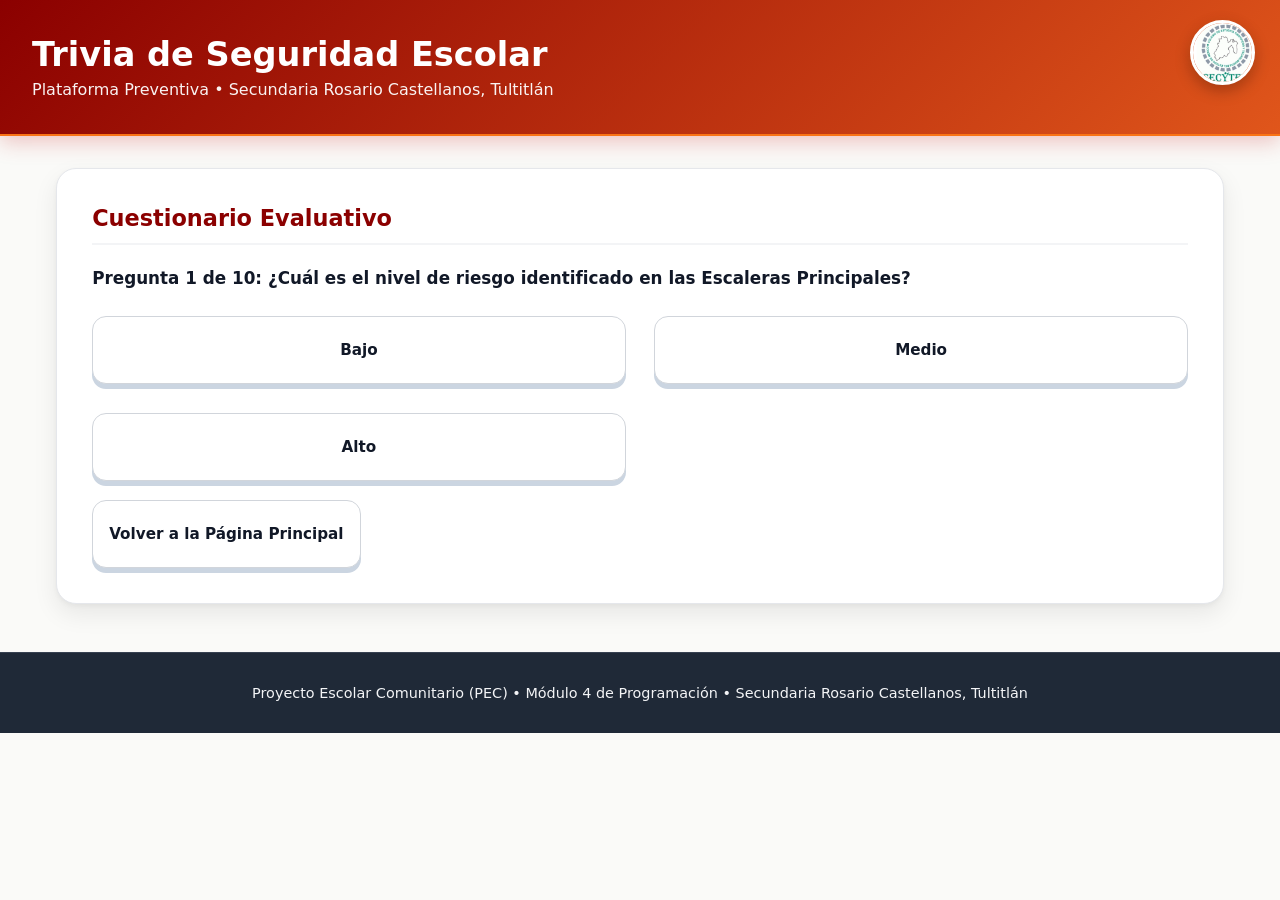
<file: trivia.html>
<!DOCTYPE html>
<html lang="es">
<head>
    <meta charset="UTF-8">
    <meta name="viewport" content="width=device-width, initial-scale=1.0">
    <title>Trivia de Seguridad Escolar - PEC</title>
    <link rel="stylesheet" href="estilos.css">
</head>
<body>

    <img src="cecytem.png" alt="Logo Institucional" class="logo-flotante">

    <header>
        <div class="header-content">
            <div class="brand">
                <h1>Trivia de Seguridad Escolar</h1>
                <p>Plataforma Preventiva &bull; Secundaria Rosario Castellanos, Tultitlán</p>
            </div>
        </div>
    </header>

    <div class="container" style="margin-top: 2rem;">
        <div class="card-3d">
            <div class="card-title">Cuestionario Evaluativo</div>
            <div id="trivia-container">
                <p id="trivia-pregunta" class="texto-principal" style="font-weight: 700; margin-bottom: 1.5rem;"></p>
                <div id="trivia-opciones" class="grid-2col"></div>
                <div id="trivia-resultado" class="diag-box" style="margin-top: 1.5rem; display: none;"></div>
            </div>
            
            <div id="pantalla-final" class="diag-box" style="text-align: center; display: none; padding: 2rem; margin-top: 1rem;">
                <h2 style="color: var(--rojo-oscuro); font-size: 2rem; margin-bottom: 0.5rem;">¡Evaluación Finalizada!</h2>
                <p style="font-size: 1.2rem; font-weight: 700; margin-bottom: 1rem;">
                    Aciertos obtenidos: <span id="puntuacion-final" style="color: var(--verde-seguro); font-size: 1.8rem;">0</span> / 10
                </p>
                <p id="mensaje-evaluacion" style="font-weight: 600; color: #4a0e0e; margin-bottom: 1.5rem;"></p>
                <button class="btn-3d btn-hero" onclick="cargarTrivia()">Intentar de Nuevo</button>
            </div>

            <br>
            <a href="index.html" class="btn-3d zone-btn" style="width: auto;">Volver a la Página Principal</a>
        </div>
    </div>

    <footer>
        Proyecto Escolar Comunitario (PEC) &bull; Módulo 4 de Programación &bull; Secundaria Rosario Castellanos, Tultitlán
    </footer>

    <script>
        const triviaPreguntas = [
            {
                pregunta: "¿Cuál es el nivel de riesgo identificado en las Escaleras Principales?",
                opciones: ["Bajo", "Medio", "Alto"],
                correcta: 2,
                explicacion: "Las Escaleras Principales tienen riesgo Alto por laminado antideslizante desgastado."
            },
            {
                pregunta: "¿Qué medida correctiva corresponde al Laboratorio de Ciencias?",
                opciones: [
                    "Resanado de fisuras en la cancha",
                    "Reubicación de conexiones eléctricas y protectores herméticos",
                    "Pintado de líneas amarillas en piso"
                ],
                correcta: 1,
                explicacion: "Se reubican contactos a baja altura y se colocan tapas de protección herméticas."
            },
            {
                pregunta: "¿Cuál es la norma de conducta preventiva en pasillos?",
                opciones: [
                    "Desplazamiento ordenado sin correr y uso de pasamanos",
                    "Dejar mochilas en medio del pasillo",
                    "Correr en horas de cambio de clase"
                ],
                correcta: 0,
                explicacion: "Transitar con calma y sujetarse del pasamanos evita tropiezos."
            },
            {
                pregunta: "¿Qué acción se requiere en las Canchas Deportivas?",
                opciones: [
                    "Instalar un portón nuevo",
                    "Resanado de grietas y acojinado en postes",
                    "Cambiar el horario de receso"
                ],
                correcta: 1,
                explicacion: "Se deben resanar las fisuras del piso y colocar protección en los soportes."
            },
            {
                pregunta: "¿Qué medida de seguridad se aplica en la Zona de Talleres?",
                opciones: [
                    "Marcaje de líneas amarillas y guardado de equipo",
                    "Uso libre de maquinaria sin supervisión",
                    "Retirar la iluminación del área"
                ],
                correcta: 0,
                explicacion: "Las líneas delimitadoras y gabinetes cerrados garantizan la seguridad."
            },
            {
                pregunta: "¿Cuál es la recomendación principal para el Patio Central?",
                opciones: [
                    "Nivelación de desnivel con mezcla epóxica o rampa",
                    "Pintar el piso de color azul",
                    "Colocar rejas en todo el perímetro"
                ],
                correcta: 0,
                explicacion: "La nivelación corrige el borde peligroso que genera tropiezos en la comunidad."
            },
            {
                pregunta: "¿Qué tipo de extintor debe estar señalizado a 1.5m en los pasillos?",
                opciones: ["Agua pura", "Polvo Químico Seco (PQS)", "Espuma vegetal"],
                correcta: 1,
                explicacion: "El extintor PQS es el estándar adecuado para emergencias escolares generales."
            },
            {
                pregunta: "¿Cómo deben mantenerse las áreas de paso y rutas de evacuación?",
                opciones: [
                    "Con bancas para descansar",
                    "Libres de mochilas, cables u obstáculos",
                    "Con adornos colgantes bajos"
                ],
                correcta: 1,
                explicacion: "Mantener despejadas las vías garantiza una evacuación rápida e ininterrumpida."
            },
            {
                pregunta: "¿Qué elemento de protección se debe usar al manipular sustancias en laboratorio?",
                opciones: ["Bata de algodón y calzado cerrado", "Ropa ligera descubierta", "Guantes de tela fina"],
                correcta: 0,
                explicacion: "La bata de algodón y el calzado cerrado previenen quemaduras o contacto químico directo."
            },
            {
                pregunta: "¿Qué protocolo se debe seguir durante la alerta de un sismo?",
                opciones: [
                    "Bajar las escaleras corriendo inmediatamente",
                    "No empujar, no correr, no gritar y dirigirse al Punto de Reunión",
                    "Permanecer junto a los ventanales de cristal"
                ],
                correcta: 1,
                explicacion: "Mantener la calma e ir al Punto de Reunión asegura el bienestar de todos."
            }
        ];

        let triviaIndex = 0;
        let aciertos = 0;

        function cargarTrivia() {
            triviaIndex = 0;
            aciertos = 0;
            document.getElementById('pantalla-final').style.display = 'none';
            document.getElementById('trivia-container').style.display = 'block';
            mostrarPreguntaTrivia();
        }

        function mostrarPreguntaTrivia() {
            const p = triviaPreguntas[triviaIndex];
            document.getElementById('trivia-pregunta').innerText = `Pregunta ${triviaIndex + 1} de ${triviaPreguntas.length}: ${p.pregunta}`;
            const opBox = document.getElementById('trivia-opciones');
            const resBox = document.getElementById('trivia-resultado');
            resBox.style.display = 'none';
            opBox.innerHTML = '';

            p.opciones.forEach((op, i) => {
                const btn = document.createElement('button');
                btn.className = 'btn-3d zone-btn';
                btn.style.textAlign = 'left';
                btn.innerText = op;
                btn.onclick = () => evaluarTrivia(i);
                opBox.appendChild(btn);
            });
        }

        function evaluarTrivia(opcionSeleccionada) {
            const p = triviaPreguntas[triviaIndex];
            const resBox = document.getElementById('trivia-resultado');
            resBox.style.display = 'block';

            if (opcionSeleccionada === p.correcta) {
                aciertos++;
                resBox.innerHTML = `<strong style="color: var(--verde-seguro); font-size: 1.1rem;">¡Correcto!</strong><br>${p.explicacion}`;
            } else {
                resBox.innerHTML = `<strong style="color: var(--rojo-primario); font-size: 1.1rem;">Incorrecto</strong><br>${p.explicacion}`;
            }

            const botones = document.querySelectorAll('#trivia-opciones button');
            botones.forEach(b => b.disabled = true);

            setTimeout(() => {
                triviaIndex++;
                if (triviaIndex < triviaPreguntas.length) {
                    mostrarPreguntaTrivia();
                } else {
                    mostrarResultadosFinales();
                }
            }, 2200);
        }

        function mostrarResultadosFinales() {
            document.getElementById('trivia-container').style.display = 'none';
            const pantallaFinal = document.getElementById('pantalla-final');
            const puntaje = document.getElementById('puntuacion-final');
            const mensaje = document.getElementById('mensaje-evaluacion');

            pantallaFinal.style.display = 'block';
            puntaje.textContent = aciertos;

            if (aciertos === 10) {
                mensaje.textContent = "¡Excelente! Demuestras un dominio perfecto de los protocolos de prevención y seguridad escolar.";
            } else if (aciertos >= 7) {
                mensaje.textContent = "¡Muy bien! Tienes un buen conocimiento sobre las normas de seguridad del plantel.";
            } else {
                mensaje.textContent = "Te sugerimos repasar los módulos informativos para mejorar tus hábitos preventivos.";
            }
        }

        window.onload = cargarTrivia;
    </script>
</body>
</html>
</file>
<file: styles2.css>
:root {
    --dark-wine: #4a0d0d;
    --burgundy: #6e1018;
    --orange-primary: #f25c05;
    --orange-gradient: linear-gradient(135deg, #ff8c00 0%, #d61c1c 100%);
    --card-bg: #fffdf6;
    --border-color: #e5ccb3;
    --icon-bg: #fde8d0;
    --text-dark: #3a1c14;
    --text-muted: #7a5c53;
    --font-handwriting: 'Caveat', cursive;
    --font-sans: 'Nunito', sans-serif;
}

* {
    box-sizing: border-box;
    margin: 0;
    padding: 0;
}

body {
    font-family: var(--font-sans);
    min-height: 100vh;
    display: flex;
    flex-direction: column;
    background: #2a080c url('https://images.unsplash.com/photo-1497633762265-9d179a990aa6?auto=format&fit=crop&w=1600&q=80') center/cover no-repeat;
    position: relative;
    overflow-x: hidden;
}

body::before {
    content: '';
    position: absolute;
    top: 0;
    left: 0;
    width: 100%;
    height: 100%;
    background: rgba(42, 8, 12, 0.65);
    z-index: 1;
}

.modal-overlay {
    position: fixed;
    top: 0;
    left: 0;
    width: 100vw;
    height: 100vh;
    background: rgba(42, 8, 12, 0.85);
    backdrop-filter: blur(8px);
    z-index: 1000;
    display: flex;
    align-items: center;
    justify-content: center;
}

.modal-card {
    background: var(--card-bg);
    padding: 2.5rem;
    border-radius: 24px;
    text-align: center;
    max-width: 420px;
    width: 90%;
    border: 2px solid var(--orange-primary);
    box-shadow: 0 20px 40px rgba(0, 0, 0, 0.5);
}

.modal-card h2 {
    font-family: var(--font-handwriting);
    font-size: 2.5rem;
    color: var(--text-dark);
    margin-bottom: 0.5rem;
}

.modal-card p {
    color: var(--text-muted);
    font-weight: 600;
    font-size: 0.95rem;
    margin-bottom: 1.8rem;
}

.role-options {
    display: flex;
    gap: 1rem;
}

.role-btn {
    flex: 1;
    background: #ffffff;
    border: 2px solid var(--border-color);
    padding: 1.2rem 0.8rem;
    border-radius: 16px;
    cursor: pointer;
    display: flex;
    flex-direction: column;
    align-items: center;
    gap: 0.6rem;
    transition: all 0.25s ease;
}

.role-btn i {
    font-size: 2rem;
    color: var(--orange-primary);
}

.role-btn span {
    font-family: var(--font-sans);
    font-weight: 800;
    color: var(--text-dark);
    font-size: 0.95rem;
}

.role-btn:hover {
    border-color: var(--orange-primary);
    background: #fff8f0;
    transform: translateY(-3px);
    box-shadow: 0 8px 15px rgba(242, 92, 5, 0.2);
}

.top-bar {
    position: relative;
    z-index: 10;
    background-color: var(--dark-wine);
    display: flex;
    justify-content: space-between;
    align-items: center;
    padding: 0.8rem 3rem;
    color: #ffffff;
}

.brand {
    display: flex;
    align-items: center;
    gap: 0.8rem;
    font-size: 1.1rem;
    font-weight: 700;
}

.brand-icon {
    font-size: 1.5rem;
    color: #fca311;
}

.divider {
    color: #8d2b33;
    font-weight: 300;
}

.brand-subtitle {
    font-weight: 400;
    color: #e0b0b4;
    font-size: 0.95rem;
}

.nav-menu {
    display: flex;
    gap: 1.5rem;
}

.nav-item {
    color: #ffffff;
    text-decoration: none;
    font-size: 0.9rem;
    display: flex;
    align-items: center;
    gap: 0.4rem;
    padding: 0.4rem 0.8rem;
    border-radius: 4px;
    transition: background 0.2s;
}

.nav-item.active {
    background-color: var(--burgundy);
    color: #ffb703;
}

.main-container {
    position: relative;
    z-index: 5;
    flex: 1;
    display: flex;
    align-items: center;
    justify-content: space-between;
    padding: 2rem 5%;
}

.left-section {
    width: 45%;
    display: flex;
    flex-direction: column;
    justify-content: space-between;
    min-height: 520px;
    z-index: 6;
}

.quote-container {
    text-align: left;
}

.quote-text {
    font-family: var(--font-handwriting);
    font-size: 2.8rem;
    color: #ffffff;
    line-height: 1.1;
    text-shadow: 2px 2px 4px rgba(0, 0, 0, 0.5);
}

.quote-underline {
    width: 140px;
    height: 4px;
    background: #d61c1c;
    border-radius: 2px;
    margin-top: 0.5rem;
}

.portal-badge {
    background: radial-gradient(circle, #7a0e17 0%, #3d050a 100%);
    border: 3px solid #e05314;
    border-radius: 40% 60% 70% 30% / 40% 50% 50% 60%;
    padding: 2.5rem 2rem;
    text-align: center;
    color: #ffffff;
    width: 320px;
    box-shadow: 0 15px 35px rgba(0, 0, 0, 0.5);
    margin: 1rem 0;
}

.badge-icon {
    font-size: 2.5rem;
    color: #ffb703;
    margin-bottom: 0.5rem;
    display: flex;
    justify-content: center;
    gap: 0.5rem;
}

.badge-sub {
    font-size: 1.4rem;
    font-weight: 600;
}

.badge-title {
    font-family: var(--font-handwriting);
    font-size: 4rem;
    line-height: 0.9;
    color: #ffffff;
}

.badge-line {
    width: 80%;
    height: 3px;
    background: var(--orange-gradient);
    margin: 0.8rem auto;
    border-radius: 2px;
}

.badge-footer {
    font-size: 0.95rem;
    color: #f0c0c3;
}

.bottom-features {
    display: flex;
    align-items: center;
    gap: 1.5rem;
    background: rgba(0, 0, 0, 0.3);
    padding: 0.8rem 1.5rem;
    border-radius: 30px;
    width: fit-content;
    backdrop-filter: blur(5px);
}

.feature-box {
    display: flex;
    align-items: center;
    gap: 0.5rem;
    color: #ffffff;
    font-size: 0.95rem;
    font-weight: 600;
}

.feature-icon {
    width: 32px;
    height: 32px;
    border-radius: 50%;
    border: 1.5px solid #ff8c00;
    display: flex;
    align-items: center;
    justify-content: center;
    color: #ff8c00;
}

.feature-divider {
    width: 1px;
    height: 20px;
    background: rgba(255, 255, 255, 0.2);
}

.wave-shape {
    position: absolute;
    right: 35%;
    top: 0;
    bottom: 0;
    width: 250px;
    background: radial-gradient(circle, #ff8c00 0%, #e63946 100%);
    border-radius: 50% 0 0 50% / 50%;
    opacity: 0.9;
    z-index: 5;
    filter: blur(10px);
}

.right-section {
    width: 50%;
    display: flex;
    justify-content: flex-end;
    z-index: 6;
}

.login-card {
    background: var(--card-bg);
    width: 100%;
    max-width: 460px;
    border-radius: 28px;
    padding: 2.5rem;
    box-shadow: 0 20px 40px rgba(0, 0, 0, 0.3);
    border: 1px solid #ffebd6;
}

.card-header {
    text-align: center;
    position: relative;
    margin-bottom: 2rem;
}

.card-header h2 {
    font-family: var(--font-handwriting);
    font-size: 3.2rem;
    color: var(--text-dark);
    line-height: 1;
}

.sunburst {
    position: absolute;
    top: 10px;
    width: 20px;
    height: 20px;
}

.left-burst {
    left: 40px;
    border-left: 2px solid #e05314;
    border-top: 2px solid #e05314;
    transform: rotate(-45deg);
}

.right-burst {
    right: 40px;
    border-right: 2px solid #e05314;
    border-top: 2px solid #e05314;
    transform: rotate(45deg);
}

.card-subtitle {
    font-size: 0.95rem;
    color: var(--text-muted);
    margin-top: 0.5rem;
    font-weight: 600;
}

.header-underline {
    width: 60%;
    height: 5px;
    background: var(--orange-gradient);
    border-radius: 10px;
    margin: 0.8rem auto 0 auto;
}

.form-group {
    margin-bottom: 1.2rem;
}

.form-group label {
    display: block;
    font-size: 0.9rem;
    font-weight: 700;
    color: var(--text-dark);
    margin-bottom: 0.4rem;
}

.input-container {
    display: flex;
    align-items: center;
    border: 1.5px solid var(--border-color);
    border-radius: 12px;
    background: #ffffff;
    overflow: hidden;
}

.input-icon-box {
    width: 45px;
    height: 45px;
    background: var(--icon-bg);
    display: flex;
    align-items: center;
    justify-content: center;
    color: var(--text-dark);
    font-size: 1.1rem;
}

.input-container input {
    flex: 1;
    border: none;
    padding: 0.8rem 1rem;
    font-family: var(--font-sans);
    font-size: 0.95rem;
    outline: none;
    background: transparent;
}

.toggle-password {
    padding: 0 1rem;
    cursor: pointer;
    color: var(--text-dark);
}

.form-options {
    display: flex;
    justify-content: space-between;
    align-items: center;
    margin-bottom: 1.5rem;
    font-size: 0.88rem;
}

.custom-checkbox {
    display: flex;
    align-items: center;
    gap: 0.5rem;
    cursor: pointer;
    font-weight: 700;
    color: var(--text-dark);
}

.custom-checkbox input {
    display: none;
}

.checkmark {
    width: 18px;
    height: 18px;
    border: 1.5px solid var(--orange-primary);
    border-radius: 4px;
    display: flex;
    align-items: center;
    justify-content: center;
    background: var(--orange-primary);
    color: #ffffff;
    font-size: 0.7rem;
}

.forgot-password {
    color: var(--burgundy);
    font-weight: 700;
    text-decoration: underline;
}

.submit-btn {
    width: 100%;
    padding: 0.9rem;
    border: none;
    border-radius: 30px;
    background: var(--orange-gradient);
    color: #ffffff;
    font-family: var(--font-sans);
    font-size: 1.1rem;
    font-weight: 700;
    cursor: pointer;
    display: flex;
    align-items: center;
    justify-content: center;
    gap: 0.8rem;
    box-shadow: 0 8px 15px rgba(214, 28, 28, 0.3);
    transition: transform 0.2s, box-shadow 0.2s;
}

.submit-btn:hover {
    transform: translateY(-2px);
    box-shadow: 0 12px 20px rgba(214, 28, 28, 0.4);
}

.divider-text {
    text-align: center;
    position: relative;
    margin: 1.5rem 0 1rem 0;
}

.divider-text::before {
    content: '';
    position: absolute;
    top: 50%;
    left: 0;
    width: 100%;
    height: 1px;
    background: var(--border-color);
    z-index: 1;
}

.divider-text span {
    position: relative;
    z-index: 2;
    background: var(--card-bg);
    padding: 0 0.8rem;
    font-size: 0.85rem;
    color: var(--text-muted);
    font-weight: 600;
}

.admin-contact-btn {
    display: flex;
    align-items: center;
    justify-content: center;
    gap: 0.5rem;
    width: 100%;
    padding: 0.7rem;
    border: 1.5px solid #8c3a1a;
    border-radius: 25px;
    color: #8c3a1a;
    text-decoration: none;
    font-weight: 700;
    font-size: 0.95rem;
    background: #fffdfa;
    transition: background 0.2s;
}

.admin-contact-btn:hover {
    background: #fcefe3;
}

.footer-quote {
    text-align: center;
    font-family: var(--font-handwriting);
    font-size: 1.6rem;
    color: var(--text-dark);
    margin-top: 1.5rem;
    display: flex;
    align-items: center;
    justify-content: center;
    gap: 0.5rem;
}

.leaf-icon {
    font-size: 1.1rem;
}
</file>
<file: estilos.css>
:root {
    --rojo-primario: #C81E1E;
    --rojo-oscuro: #8B0000;
    --rojo-sombra: #5C0000;
    --naranja-alerta: #E0561B;
    --naranja-claro: #F97316;
    --naranja-sombra: #A83B0C;
    --verde-seguro: #10B981;
    --gris-fondo: #FAFAF8;
    --gris-tarjeta: #FFFFFF;
    --texto-oscuro: #111827;
    --texto-mutado: #4B5563;
}

* {
    margin: 0;
    padding: 0;
    box-sizing: border-box;
    font-family: system-ui, -apple-system, BlinkMacSystemFont, 'Segoe UI', Roboto, Helvetica, Arial, sans-serif;
    transition: all 0.25s cubic-bezier(0.4, 0, 0.2, 1);
}

body {
    background-color: var(--gris-fondo);
    color: var(--texto-oscuro);
    min-height: 100vh;
    overflow-x: hidden;
}

.hero-cover {
    position: relative;
    width: 100vw;
    height: 100vh;
    min-height: 100vh;
    display: flex;
    align-items: center;
    justify-content: center;
    text-align: center;
    padding: 2rem;
    background: url('Rosario Castellano.png') no-repeat center center/cover;
    background-color: var(--gris-fondo);
}

.hero-content {
    position: relative;
    z-index: 2;
    max-width: 820px;
    background: rgba(255, 255, 255, 0.96);
    backdrop-filter: blur(10px);
    padding: 3rem 2.5rem;
    border-radius: 24px;
    box-shadow: 0 20px 50px rgba(0, 0, 0, 0.15),
                0 0 20px rgba(224, 86, 27, 0.2);
    border: 1px solid rgba(224, 86, 27, 0.3);
}

.badge-hero {
    background: linear-gradient(135deg, var(--rojo-primario), var(--naranja-alerta));
    color: #ffffff;
    padding: 8px 20px;
    border-radius: 20px;
    font-size: 0.85rem;
    font-weight: 800;
    text-transform: uppercase;
    letter-spacing: 1px;
    box-shadow: 0 0 12px rgba(200, 30, 30, 0.3);
}

.hero-content h1 {
    font-size: 2.5rem;
    font-weight: 900;
    color: var(--rojo-oscuro);
    margin: 1.5rem 0 1rem;
    line-height: 1.2;
}

.hero-sub {
    font-size: 1.1rem;
    font-weight: 700;
    color: var(--texto-oscuro);
    margin-bottom: 0.5rem;
}

.hero-desc {
    font-size: 0.95rem;
    color: var(--texto-mutado);
    margin-bottom: 2.2rem;
}

.btn-3d {
    border: none;
    outline: none;
    cursor: pointer;
    font-weight: 800;
    border-radius: 14px;
    position: relative;
    display: inline-flex;
    align-items: center;
    justify-content: center;
    text-decoration: none;
    user-select: none;
}

.btn-hero {
    background: linear-gradient(135deg, var(--rojo-primario), var(--naranja-alerta));
    color: #ffffff;
    padding: 16px 38px;
    font-size: 1.05rem;
    box-shadow: 0 6px 0 var(--rojo-sombra), 0 10px 25px rgba(200, 30, 30, 0.3);
}

.btn-hero:hover {
    transform: translateY(-3px);
    box-shadow: 0 9px 0 var(--rojo-sombra), 0 15px 30px rgba(224, 86, 27, 0.4);
}

.btn-hero:active {
    transform: translateY(4px);
    box-shadow: 0 2px 0 var(--rojo-sombra), 0 5px 12px rgba(200, 30, 30, 0.3);
}

.sitio-oculto {
    display: none;
    opacity: 0;
}

.sitio-oculto.activo {
    display: flex;
    flex-direction: column;
    min-height: 100vh;
    opacity: 1;
}

.logo-flotante {
    position: fixed;
    top: 20px;
    right: 25px;
    width: 65px;
    height: 65px;
    object-fit: cover;
    border-radius: 50%;
    z-index: 999;
    background: #ffffff;
    box-shadow: 0 6px 15px rgba(0, 0, 0, 0.25), 0 0 10px rgba(224, 86, 27, 0.3);
    border: 3px solid #ffffff;
}

header {
    position: relative;
    background: linear-gradient(135deg, var(--rojo-oscuro), var(--naranja-alerta));
    color: #ffffff;
    padding: 2.2rem 2rem;
    box-shadow: 0 6px 20px rgba(200, 30, 30, 0.25);
    border-bottom: 2px solid var(--naranja-claro);
    display: flex;
    align-items: center;
    justify-content: space-between;
}

.header-content {
    max-width: 1200px;
    text-align: left;
}

.brand h1 {
    font-size: 2.1rem;
    font-weight: 900;
}

.brand p {
    font-size: 1rem;
    opacity: 0.95;
    margin-top: 6px;
}

.header-right-zone {
    display: flex;
    align-items: center;
    gap: 15px;
}

.logo-header {
    width: 65px;
    height: 65px;
    object-fit: cover;
    border-radius: 50%;
    background: #ffffff;
    box-shadow: 0 6px 15px rgba(0, 0, 0, 0.25), 0 0 10px rgba(224, 86, 27, 0.3);
    border: 3px solid #ffffff;
}

.btn-secret-trigger {
    background: transparent;
    border: none;
    color: #ffffff;
    font-size: 0.85rem;
    cursor: pointer;
    margin-top: 4px;
    opacity: 0.5;
    transition: opacity 0.2s;
}

.btn-secret-trigger:hover {
    opacity: 1;
}

.btn-juegos-header {
    background: linear-gradient(135deg, var(--rojo-primario), var(--naranja-alerta));
    color: #ffffff;
    padding: 10px 22px;
    font-size: 0.9rem;
    box-shadow: 0 4px 0 var(--rojo-sombra), 0 0 12px rgba(200, 30, 30, 0.3);
    border: 1px solid rgba(255, 255, 255, 0.4);
}

.btn-juegos-header:hover {
    transform: translateY(-2px);
    box-shadow: 0 6px 0 var(--rojo-sombra), 0 0 15px rgba(224, 86, 27, 0.5);
}

nav {
    max-width: 1200px;
    margin: 2rem auto 0;
    padding: 0 1rem;
    width: 100%;
    display: flex;
    gap: 12px;
    flex-wrap: wrap;
    justify-content: center;
}

.nav-tab {
    background: #FFFFFF;
    color: var(--texto-mutado);
    padding: 12px 22px;
    font-size: 0.95rem;
    border: 1px solid #D1D5DB;
    box-shadow: 0 5px 0 #9CA3AF;
}

.nav-tab:hover {
    color: var(--rojo-primario);
    border-color: var(--naranja-alerta);
    transform: translateY(-2px);
    box-shadow: 0 7px 0 var(--naranja-sombra);
}

.nav-tab.active {
    background: linear-gradient(135deg, var(--rojo-primario), var(--naranja-alerta));
    color: #ffffff;
    border-color: transparent;
    box-shadow: 0 5px 0 var(--rojo-sombra), 0 0 12px rgba(200, 30, 30, 0.3);
}

.container {
    max-width: 1200px;
    margin: 2rem auto 3rem;
    padding: 0 1rem;
    width: 100%;
    flex: 1;
}

.section-view {
    display: none;
}

.section-view.active {
    display: block;
}

.card-3d {
    background: var(--gris-tarjeta);
    border-radius: 20px;
    padding: 2.2rem;
    border: 1px solid #E5E7EB;
    box-shadow: 0 10px 25px rgba(0, 0, 0, 0.08), 0 2px 5px rgba(0, 0, 0, 0.04);
    margin-bottom: 2rem;
}

.card-title {
    font-size: 1.4rem;
    color: var(--rojo-oscuro);
    font-weight: 800;
    margin-bottom: 1.2rem;
    border-bottom: 2px solid #F3F4F6;
    padding-bottom: 12px;
}

.texto-principal {
    font-size: 1.05rem;
    line-height: 1.7;
    color: var(--texto-oscuro);
}

.subtexto {
    font-size: 0.95rem;
    color: var(--texto-mutado);
    margin-bottom: 1.5rem;
}

.grid-2col {
    display: grid;
    grid-template-columns: 1fr 1fr;
    gap: 1.8rem;
}

.grid-3col {
    display: grid;
    grid-template-columns: repeat(auto-fit, minmax(280px, 1fr));
    gap: 1.8rem;
}

.info-card {
    background: #FFFFFF;
    border-top: 5px solid var(--rojo-primario);
}

.info-card h3 {
    font-size: 1.15rem;
    margin-bottom: 10px;
    color: var(--rojo-oscuro);
}

.info-card p {
    font-size: 0.95rem;
    color: var(--texto-mutado);
    line-height: 1.6;
}

.map-grid {
    display: grid;
    grid-template-columns: repeat(auto-fit, minmax(220px, 1fr));
    gap: 18px;
    margin-bottom: 1.8rem;
}

.zone-btn {
    background: #FFFFFF;
    color: var(--texto-oscuro);
    border: 1px solid #D1D5DB;
    padding: 1.5rem 1rem;
    font-size: 0.95rem;
    box-shadow: 0 5px 0 #CBD5E1;
    width: 100%;
}

.zone-btn:hover {
    background: #FEF2F2;
    border-color: var(--naranja-alerta);
    color: var(--rojo-oscuro);
    transform: translateY(-3px);
    box-shadow: 0 8px 0 var(--naranja-sombra), 0 0 15px rgba(224, 86, 27, 0.15);
}

.zone-btn:active {
    transform: translateY(3px);
    box-shadow: 0 2px 0 var(--naranja-sombra);
}

.diag-box {
    background: #FFFFFF;
    padding: 1.8rem;
    border-radius: 14px;
    border-left: 6px solid var(--rojo-primario);
    box-shadow: inset 0 2px 4px rgba(0, 0, 0, 0.04);
    font-size: 1rem;
    line-height: 1.7;
}

.guia-box {
    background: #FFFFFF;
    border-left: 5px solid var(--naranja-alerta);
}

.guia-box h3 {
    color: var(--rojo-oscuro);
    font-size: 1.1rem;
    margin-bottom: 14px;
}

.guia-box ul {
    padding-left: 20px;
    font-size: 0.95rem;
    line-height: 1.8;
    color: var(--texto-oscuro);
}

.compromiso-card {
    background: #FFFFFF;
    border-top: 5px solid var(--naranja-alerta);
}

.compromiso-card h4 {
    font-size: 1.15rem;
    color: var(--rojo-oscuro);
    margin-bottom: 10px;
}

.compromiso-card p {
    font-size: 0.95rem;
    color: var(--texto-oscuro);
    line-height: 1.6;
}

.memorama-board {
    display: grid;
    grid-template-columns: repeat(4, 1fr);
    gap: 15px;
    margin-top: 1.5rem;
}

.memo-card {
    min-height: 90px;
    background: #FFFFFF;
    border: 2px solid #D1D5DB;
    border-radius: 12px;
    display: flex;
    align-items: center;
    justify-content: center;
    text-align: center;
    padding: 10px;
    font-weight: 700;
    font-size: 0.9rem;
    cursor: pointer;
    box-shadow: 0 4px 0 #CBD5E1;
    user-select: none;
}

.memo-card.flipped {
    background: #FEF2F2;
    border-color: var(--naranja-alerta);
    color: var(--rojo-oscuro);
}

.memo-card.matched {
    background: #ECFDF5;
    border-color: var(--verde-seguro);
    color: #065F46;
    cursor: default;
    box-shadow: none;
}

.ruleta-wrapper {
    position: relative;
    width: 260px;
    height: 260px;
    margin: 0 auto;
}

.ruleta-indicador {
    position: absolute;
    top: -10px;
    left: 50%;
    transform: translateX(-50%);
    width: 0;
    height: 0;
    border-left: 12px solid transparent;
    border-right: 12px solid transparent;
    border-top: 20px solid var(--rojo-primario);
    z-index: 10;
}

.ruleta-wheel {
    width: 100%;
    height: 100%;
    border-radius: 50%;
    border: 6px solid var(--naranja-alerta);
    position: relative;
    overflow: hidden;
    transition: transform 3s cubic-bezier(0.15, 0.9, 0.2, 1);
    background: conic-gradient(
        #C81E1E 0deg 60deg,
        #E0561B 60deg 120deg,
        #8B0000 120deg 180deg,
        #F97316 180deg 240deg,
        #A83B0C 240deg 300deg,
        #5C0000 300deg 360deg
    );
}

.ruleta-segment {
    position: absolute;
    width: 50%;
    height: 50%;
    top: 0;
    right: 0;
    transform-origin: 0% 100%;
    display: flex;
    align-items: center;
    justify-content: center;
    color: #FFFFFF;
    font-weight: 700;
    font-size: 0.8rem;
}

footer {
    background: #1F2937;
    color: #F3F4F6;
    text-align: center;
    padding: 2rem;
    font-size: 0.9rem;
    border-top: 1px solid #374151;
    margin-top: auto;
}

.flip-card {
    background-color: transparent;
    perspective: 1000px;
    cursor: pointer;
    min-height: 250px;
}

.flip-card-inner {
    position: relative;
    width: 100%;
    height: 100%;
    transition: transform 0.6s cubic-bezier(0.4, 0, 0.2, 1);
    transform-style: preserve-3d;
    border-radius: 20px;
}

.flip-card.flipped .flip-card-inner {
    transform: rotateY(180deg);
}

.card-front, .card-back {
    position: absolute;
    width: 100%;
    height: 100%;
    -webkit-backface-visibility: hidden;
    backface-visibility: hidden;
    border-radius: 20px;
    overflow: hidden;
}

.card-front {
    background: var(--gris-tarjeta);
    padding: 2.2rem;
    border: 1px solid #E5E7EB;
    box-shadow: 0 10px 25px rgba(0, 0, 0, 0.08);
}

.card-back {
    background: #FFFFFF;
    transform: rotateY(180deg);
    display: flex;
    align-items: center;
    justify-content: center;
    border: 1px solid #E5E7EB;
    box-shadow: 0 10px 25px rgba(0, 0, 0, 0.08);
}

.card-back img {
    width: 100%;
    height: 100%;
    object-fit: cover;
    border-radius: 20px;
}

.modal-secret-overlay {
    position: fixed;
    top: 0;
    left: 0;
    width: 100vw;
    height: 100vh;
    background: rgba(0, 0, 0, 0.85);
    display: none;
    align-items: center;
    justify-content: center;
    z-index: 10000;
}

.modal-secret-card {
    background: #111827;
    color: #ffffff;
    padding: 2rem;
    border-radius: 16px;
    border: 2px solid var(--naranja-alerta);
    width: 90%;
    max-width: 360px;
    text-align: center;
    box-shadow: 0 20px 40px rgba(0, 0, 0, 0.6);
}

.modal-secret-card h3 {
    font-size: 1.3rem;
    margin-bottom: 0.5rem;
    color: #ffffff;
}

.modal-secret-card p {
    font-size: 0.85rem;
    color: var(--texto-mutado);
    margin-bottom: 1rem;
}

.modal-secret-card input {
    width: 100%;
    padding: 0.7rem;
    border-radius: 8px;
    border: 1px solid var(--naranja-alerta);
    background: #1F2937;
    color: #ffffff;
    margin-bottom: 1rem;
    text-align: center;
    outline: none;
}

.btn-secret-submit {
    background: linear-gradient(135deg, var(--rojo-primario), var(--naranja-alerta));
    color: #ffffff;
    border: none;
    padding: 0.7rem 1.5rem;
    border-radius: 8px;
    font-weight: 700;
    cursor: pointer;
    width: 100%;
}

.secret-error-msg {
    color: #EF4444;
    font-size: 0.8rem;
    margin-top: 0.8rem;
}

@media (max-width: 768px) {
    header { flex-direction: column; gap: 15px; text-align: center; }
    .header-content { text-align: center; }
    .grid-2col { grid-template-columns: 1fr; }
    .hero-content h1 { font-size: 1.8rem; }
    .logo-header { width: 50px; height: 50px; }
    .logo-flotante { width: 50px; height: 50px; top: 12px; right: 12px; }
    .btn-juegos-header { padding: 8px 12px; font-size: 0.8rem; }
}

@media (max-width: 600px) {
    .memorama-board {
        grid-template-columns: repeat(2, 1fr);
    }
}
</file>
<file: orientador_login.css>
@import url('https://fonts.googleapis.com/css2?family=Caveat:wght@600&family=Inter:wght@300;400;500;600;700&display=swap');

* {
    margin: 0;
    padding: 0;
    box-sizing: border-box;
}

body {
    font-family: 'Inter', -apple-system, BlinkMacSystemFont, sans-serif;
    background-color: #140803;
    color: #ffffff;
    min-height: 100vh;
    display: flex;
    flex-direction: column;
    justify-content: space-between;
    position: relative;
    overflow-x: hidden;
}

.background-overlay {
    position: fixed;
    top: 0;
    left: 0;
    width: 100%;
    height: 100%;
    background: 
        linear-gradient(135deg, rgba(20, 8, 3, 0.92) 0%, rgba(42, 20, 10, 0.88) 50%, rgba(20, 8, 3, 0.95) 100%),
        url('https://images.unsplash.com/photo-1497633762265-9d179a990aa6?q=80&w=1920&auto=format&fit=crop') center/cover no-repeat;
    z-index: -1;
}

header {
    display: flex;
    justify-content: space-between;
    align-items: center;
    padding: 24px 60px;
    width: 100%;
}

.brand-logo {
    display: flex;
    align-items: center;
    gap: 12px;
}

.brand-logo svg {
    width: 32px;
    height: 32px;
    color: #ffffff;
}

.brand-title {
    font-size: 1.25rem;
    font-weight: 800;
    letter-spacing: 0.5px;
    color: #ffffff;
}

.brand-divider {
    color: rgba(255, 255, 255, 0.3);
    font-weight: 300;
    margin: 0 4px;
}

.brand-subtitle {
    font-size: 0.9rem;
    color: rgba(255, 255, 255, 0.7);
    font-weight: 400;
}

.nav-tagline {
    font-size: 0.85rem;
    color: rgba(255, 255, 255, 0.6);
    letter-spacing: 0.5px;
}

main {
    display: grid;
    grid-template-columns: 1fr 1fr;
    gap: 60px;
    max-width: 1280px;
    width: 100%;
    margin: 0 auto;
    padding: 20px 60px;
    align-items: center;
    flex-grow: 1;
}

.hero-section {
    display: flex;
    flex-direction: column;
    gap: 28px;
}

.hero-logo-box {
    display: flex;
    align-items: center;
    gap: 20px;
}

.hero-icon {
    width: 85px;
    height: 85px;
    background: linear-gradient(135deg, #ff7e5f 0%, #feb47b 50%, #ff512f 100%);
    border-radius: 20px;
    display: flex;
    justify-content: center;
    align-items: center;
    box-shadow: 0 10px 30px rgba(255, 110, 0, 0.35);
}

.hero-icon svg {
    width: 50px;
    height: 50px;
    color: #ffffff;
}

.hero-brand-text {
    display: flex;
    flex-direction: column;
}

.hero-title {
    font-size: 3.5rem;
    font-weight: 800;
    line-height: 1;
    letter-spacing: -1px;
    color: #ffffff;
}

.hero-subtitle-main {
    font-size: 1.15rem;
    font-weight: 600;
    color: rgba(255, 255, 255, 0.9);
    margin-top: 6px;
}

.hero-description {
    font-size: 1.05rem;
    color: rgba(255, 255, 255, 0.65);
    line-height: 1.6;
    max-width: 440px;
}

.features-grid {
    display: grid;
    grid-template-columns: repeat(3, 1fr);
    gap: 16px;
    margin-top: 10px;
    max-width: 480px;
}

.feature-card {
    background: rgba(255, 255, 255, 0.03);
    border: 1px solid rgba(255, 255, 255, 0.08);
    border-radius: 12px;
    padding: 16px 12px;
    display: flex;
    flex-direction: column;
    align-items: center;
    text-align: center;
    gap: 10px;
    backdrop-filter: blur(5px);
}

.feature-icon-wrapper {
    width: 36px;
    height: 36px;
    border-radius: 8px;
    background: rgba(255, 126, 95, 0.15);
    color: #ff7e5f;
    display: flex;
    justify-content: center;
    align-items: center;
}

.feature-icon-wrapper svg {
    width: 20px;
    height: 20px;
}

.feature-text {
    font-size: 0.78rem;
    color: rgba(255, 255, 255, 0.75);
    line-height: 1.3;
    font-weight: 500;
}

.handwritten-quote {
    font-family: 'Caveat', cursive;
    font-size: 2.1rem;
    color: rgba(255, 255, 255, 0.85);
    line-height: 1.1;
    margin-top: 15px;
    transform: rotate(-2deg);
}

.login-card {
    background: rgba(40, 22, 13, 0.75);
    border: 1px solid rgba(255, 255, 255, 0.1);
    border-radius: 20px;
    padding: 44px 40px;
    backdrop-filter: blur(16px);
    box-shadow: 0 20px 50px rgba(0, 0, 0, 0.5);
    max-width: 460px;
    width: 100%;
    justify-self: end;
}

.login-header {
    margin-bottom: 28px;
}

.welcome-title {
    font-size: 1.85rem;
    font-weight: 700;
    color: #ffffff;
    margin-bottom: 6px;
}

.welcome-subtitle {
    font-size: 0.9rem;
    color: rgba(255, 255, 255, 0.55);
}

.form-group {
    margin-bottom: 20px;
    display: flex;
    flex-direction: column;
    gap: 8px;
}

.form-label {
    font-size: 0.82rem;
    font-weight: 600;
    color: rgba(255, 255, 255, 0.85);
}

.input-wrapper {
    position: relative;
    display: flex;
    align-items: center;
}

.input-icon-left {
    position: absolute;
    left: 14px;
    color: rgba(255, 255, 255, 0.4);
    display: flex;
    align-items: center;
}

.input-icon-left svg {
    width: 18px;
    height: 18px;
}

.input-icon-right {
    position: absolute;
    right: 14px;
    color: rgba(255, 255, 255, 0.4);
    cursor: pointer;
    display: flex;
    align-items: center;
}

.input-icon-right svg {
    width: 18px;
    height: 18px;
}

.form-input {
    width: 100%;
    background: rgba(255, 255, 255, 0.04);
    border: 1px solid rgba(255, 255, 255, 0.12);
    border-radius: 10px;
    padding: 12px 16px 12px 42px;
    color: #ffffff;
    font-size: 0.9rem;
    outline: none;
    transition: all 0.25s ease;
}

.form-input::placeholder {
    color: rgba(255, 255, 255, 0.25);
}

.form-input:focus {
    border-color: #f97316;
    background: rgba(255, 255, 255, 0.07);
    box-shadow: 0 0 0 3px rgba(249, 115, 22, 0.25);
}

.options-row {
    display: flex;
    justify-content: space-between;
    align-items: center;
    margin-bottom: 24px;
    font-size: 0.82rem;
}

.remember-checkbox {
    display: flex;
    align-items: center;
    gap: 8px;
    color: rgba(255, 255, 255, 0.7);
    cursor: pointer;
}

.remember-checkbox input[type="checkbox"] {
    appearance: none;
    width: 16px;
    height: 16px;
    background: rgba(255, 255, 255, 0.08);
    border: 1px solid rgba(255, 255, 255, 0.2);
    border-radius: 4px;
    cursor: pointer;
    position: relative;
    display: flex;
    justify-content: center;
    align-items: center;
}

.remember-checkbox input[type="checkbox"]:checked {
    background: #f97316;
    border-color: #f97316;
}

.remember-checkbox input[type="checkbox"]:checked::after {
    content: '✓';
    color: #ffffff;
    font-size: 11px;
    font-weight: bold;
}

.forgot-link {
    color: #f97316;
    text-decoration: none;
    font-weight: 500;
    transition: color 0.2s;
}

.forgot-link:hover {
    color: #fb923c;
    text-decoration: underline;
}

.btn-submit {
    width: 100%;
    background: linear-gradient(90deg, #f97316 0%, #ea580c 100%);
    border: none;
    border-radius: 10px;
    padding: 13px;
    color: #ffffff;
    font-weight: 600;
    font-size: 0.95rem;
    cursor: pointer;
    display: flex;
    justify-content: center;
    align-items: center;
    gap: 10px;
    box-shadow: 0 4px 20px rgba(249, 115, 22, 0.35);
    transition: all 0.25s ease;
}

.btn-submit:hover {
    opacity: 0.95;
    box-shadow: 0 6px 25px rgba(249, 115, 22, 0.5);
    transform: translateY(-1px);
}

footer {
    display: flex;
    justify-content: space-between;
    align-items: center;
    padding: 20px 60px;
    font-size: 0.75rem;
    color: rgba(255, 255, 255, 0.4);
    width: 100%;
}

@media (max-width: 992px) {
    main {
        grid-template-columns: 1fr;
        gap: 40px;
    }

    .login-card {
        justify-self: center;
    }

    header, footer {
        padding: 20px 30px;
    }

    main {
        padding: 20px 30px;
    }
}
</file>
